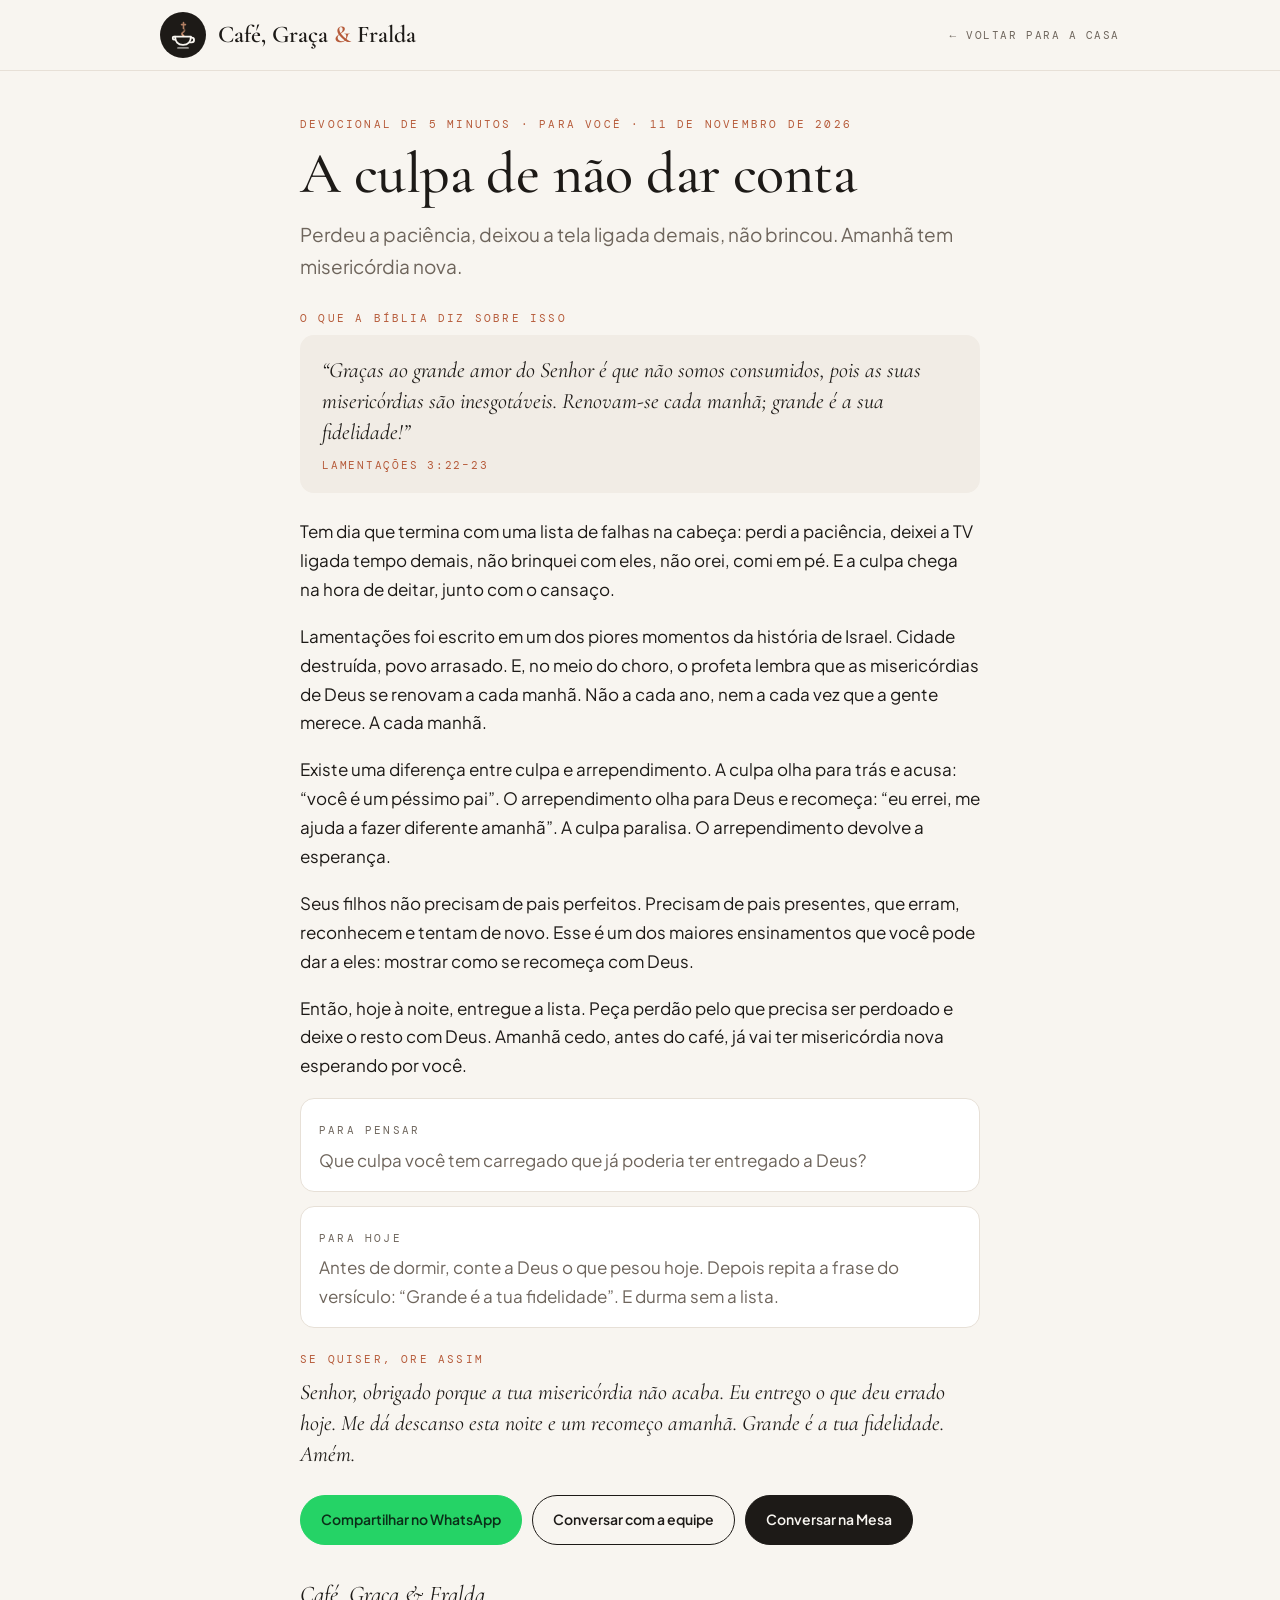
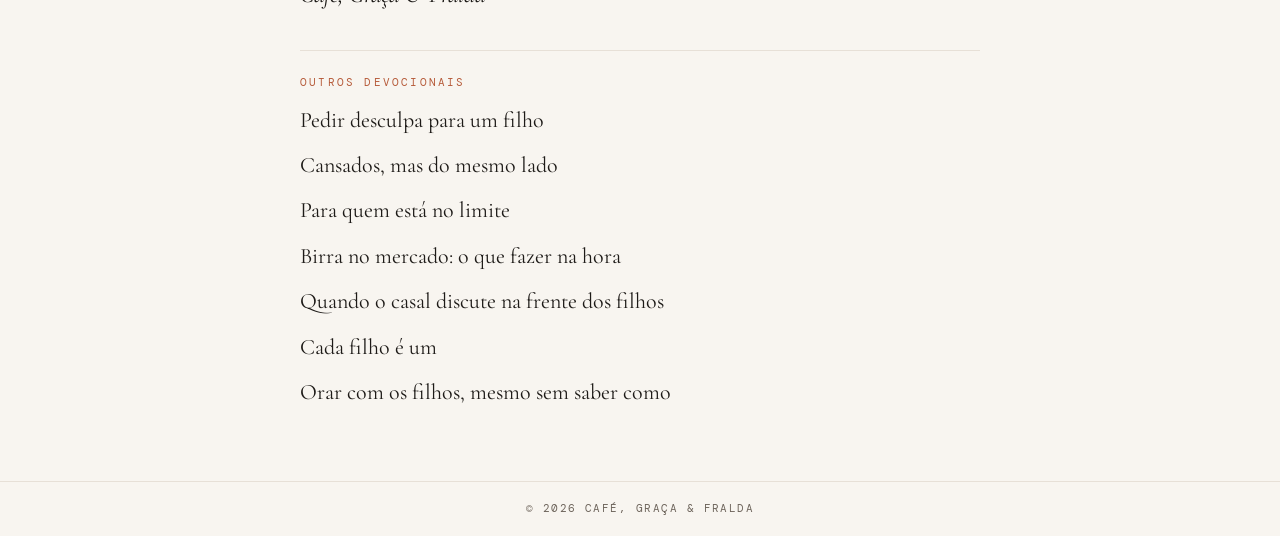
<file: devocional/a-culpa-de-nao-dar-conta/index.html>
<!doctype html>
<html lang="pt-BR">
<head>
<meta charset="utf-8">
<meta name="viewport" content="width=device-width,initial-scale=1">
<title>A culpa de não dar conta | Devocional de 5 minutos · Café, Graça &amp; Fralda</title>
<meta name="description" content="Perdeu a paciência, deixou a tela ligada demais, não brincou. Amanhã tem misericórdia nova.">
<meta name="author" content="Café, Graça &amp; Fralda">
<meta name="robots" content="index,follow,max-image-preview:large">
<link rel="canonical" href="https://cafegracaefralda.com.br/devocional/a-culpa-de-nao-dar-conta/">
<link rel="icon" type="image/png" sizes="32x32" href="/icons/favicon-32.png">
<meta name="theme-color" content="#F8F5F0">
<meta property="og:type" content="article">
<meta property="og:locale" content="pt_BR">
<meta property="og:site_name" content="Café, Graça &amp; Fralda">
<meta property="og:title" content="A culpa de não dar conta">
<meta property="og:description" content="Perdeu a paciência, deixou a tela ligada demais, não brincou. Amanhã tem misericórdia nova.">
<meta property="og:url" content="https://cafegracaefralda.com.br/devocional/a-culpa-de-nao-dar-conta/">
<meta property="og:image" content="https://cafegracaefralda.com.br/icons/og-image.jpg">
<meta property="article:published_time" content="2026-11-11">
<meta property="article:author" content="Café, Graça &amp; Fralda">
<meta name="twitter:card" content="summary_large_image">
<script type="application/ld+json">{"@context": "https://schema.org", "@type": "Article", "headline": "A culpa de não dar conta", "description": "Perdeu a paciência, deixou a tela ligada demais, não brincou. Amanhã tem misericórdia nova.", "inLanguage": "pt-BR", "datePublished": "2026-11-11", "dateModified": "2026-11-11", "mainEntityOfPage": "https://cafegracaefralda.com.br/devocional/a-culpa-de-nao-dar-conta/", "image": "https://cafegracaefralda.com.br/icons/og-image.jpg", "articleSection": "Para você", "author": {"@type": "Organization", "name": "Café, Graça & Fralda", "url": "https://cafegracaefralda.com.br/"}, "publisher": {"@type": "Organization", "name": "Café, Graça & Fralda", "url": "https://cafegracaefralda.com.br/", "logo": {"@type": "ImageObject", "url": "https://cafegracaefralda.com.br/icons/icon-512.png"}}}</script>
<script type="application/ld+json">{"@context": "https://schema.org", "@type": "BreadcrumbList", "itemListElement": [{"@type": "ListItem", "position": 1, "name": "Café, Graça & Fralda", "item": "https://cafegracaefralda.com.br/"}, {"@type": "ListItem", "position": 2, "name": "Devocional de 5 minutos", "item": "https://cafegracaefralda.com.br/#inicio"}, {"@type": "ListItem", "position": 3, "name": "A culpa de não dar conta", "item": "https://cafegracaefralda.com.br/devocional/a-culpa-de-nao-dar-conta/"}]}</script>
<link rel="preconnect" href="https://fonts.googleapis.com">
<link rel="preconnect" href="https://fonts.gstatic.com" crossorigin>
<link rel="stylesheet" href="https://fonts.googleapis.com/css2?family=Cormorant+Garamond:ital,wght@0,400;0,500;0,600;1,400;1,500&family=Plus+Jakarta+Sans:wght@400;500;600;700&family=DM+Mono:wght@400;500&display=swap">
<style>
:root{--bg:#F8F5F0;--surface:#fff;--sand:#F1ECE5;--ink:#1D1A17;--muted:#6E655C;--terra:#B65B3A;--line:#E7E0D7;--wa:#25D366;
--serif:"Cormorant Garamond","Iowan Old Style",Georgia,serif;--sans:"Plus Jakarta Sans","Segoe UI",system-ui,sans-serif;--mono:"DM Mono",ui-monospace,monospace}
*{box-sizing:border-box}body{margin:0;background:var(--bg);color:var(--ink);font-family:var(--sans);font-size:17px;line-height:1.7;-webkit-font-smoothing:antialiased}
a{color:inherit}.top{border-bottom:1px solid var(--line);background:var(--bg)}
.top .in{max-width:1000px;margin:0 auto;padding:12px 20px;display:flex;align-items:center;justify-content:space-between;gap:16px}
.logo{display:flex;align-items:center;gap:12px;text-decoration:none;font-family:var(--serif);font-size:24px;font-weight:600}
.mark{width:46px;height:46px;border-radius:50%;background:var(--ink);color:var(--bg);display:grid;place-items:center}.mark svg{width:31px;height:31px}
.back{font-family:var(--mono);font-size:11px;letter-spacing:.14em;text-transform:uppercase;text-decoration:none;color:var(--muted)}
main{max-width:720px;margin:0 auto;padding:44px 20px 70px}
.label{font-family:var(--mono);font-size:11px;letter-spacing:.2em;text-transform:uppercase;color:var(--terra);margin:0}
h1{font-family:var(--serif);font-weight:500;font-size:clamp(38px,6vw,58px);line-height:1.04;margin:10px 0 14px;letter-spacing:-.01em}
.lede{font-size:19px;color:var(--muted);margin:0 0 26px}
.verse{background:var(--sand);border-radius:14px;padding:20px 22px;margin:8px 0 24px;font-family:var(--serif);font-style:italic;font-size:22px;line-height:1.4}
.verse cite{display:block;margin-top:10px;font-family:var(--mono);font-style:normal;font-size:11px;letter-spacing:.16em;text-transform:uppercase;color:var(--terra)}
article p{margin:0 0 18px}.box{border:1px solid var(--line);background:var(--surface);border-radius:14px;padding:16px 18px;margin:0 0 14px}.box p{margin:6px 0 0;color:var(--muted)}
.pray{font-family:var(--serif);font-style:italic;font-size:22px;line-height:1.4;margin:8px 0 26px}
.actions{display:flex;flex-wrap:wrap;gap:10px;margin:8px 0 30px}
.btn{display:inline-flex;align-items:center;font-weight:600;font-size:14px;text-decoration:none;padding:12px 20px;border-radius:999px;border:1px solid var(--ink)}
.btn.wa{background:var(--wa);border-color:var(--wa);color:#0B2E18}.btn.dark{background:var(--ink);color:var(--bg)}
.sig{font-family:var(--serif);font-style:italic;font-size:24px}
.more{border-top:1px solid var(--line);margin-top:34px;padding-top:22px}.more ul{list-style:none;margin:10px 0 0;padding:0;display:grid;gap:8px}
.more a{text-decoration:none;font-family:var(--serif);font-size:22px}.more a:hover{color:var(--terra)}
footer{border-top:1px solid var(--line);padding:18px 20px;text-align:center;font-family:var(--mono);font-size:10.5px;letter-spacing:.14em;text-transform:uppercase;color:var(--muted)}
</style>
</head>
<body>
<svg width="0" height="0" style="position:absolute" aria-hidden="true"><symbol id="logo" viewBox="-.5 -.4 25 23.4"><defs><linearGradient id="g11" x1="0" y1="1" x2="0" y2="0"><stop offset="0" stop-color="#E2A07C"/><stop offset="1" stop-color="#E2A07C" stop-opacity=".3"/></linearGradient></defs>
<g fill="none" stroke-linecap="round" stroke-linejoin="round"><path d="M12 11.4c-1.7-.9-1.6-2.1-.1-3 1.2-.8 1.3-1.8.1-2.8" stroke="url(#g11)" stroke-width="1.4249999999999998"/>
<path d="M12 5.4V.9M10.4 2.5h3.2" stroke="#E2A07C" stroke-opacity=".75" stroke-width="1.275"/>
<g stroke="currentColor" stroke-width="1.5"><path d="M5.2 12.2h12.8c0 3.9-2.3 6.7-6.4 6.7s-6.4-2.8-6.4-6.7Z"/><path d="M5.2 12.2H4.2a.8.8 0 0 0-.8.8v.8a.8.8 0 0 0 .8.8h1.2"/><path d="M18 13h.6a1.9 1.9 0 0 1 0 3.8h-1.4"/><path d="M7.6 21.3h8" opacity=".55"/></g></g></symbol>
</svg>
<header class="top"><div class="in">
  <a class="logo" href="/" aria-label="Café, Graça &amp; Fralda, início"><span class="mark"><svg><use href="#logo"/></svg></span><span>Café, Graça <span style="color:var(--terra)">&amp;</span> Fralda</span></a>
  <a class="back" href="/#inicio">← Voltar para A Casa</a>
</div></header>
<main>
<article>
  <p class="label">Devocional de 5 minutos · Para você · <time datetime="2026-11-11">11 de novembro de 2026</time></p>
  <h1>A culpa de não dar conta</h1>
  <p class="lede">Perdeu a paciência, deixou a tela ligada demais, não brincou. Amanhã tem misericórdia nova.</p>
  <p class="label">O que a Bíblia diz sobre isso</p>
  <blockquote class="verse">“Graças ao grande amor do Senhor é que não somos consumidos, pois as suas misericórdias são inesgotáveis. Renovam-se cada manhã; grande é a sua fidelidade!”<cite>Lamentações 3:22–23</cite></blockquote>
  <p>Tem dia que termina com uma lista de falhas na cabeça: perdi a paciência, deixei a TV ligada tempo demais, não brinquei com eles, não orei, comi em pé. E a culpa chega na hora de deitar, junto com o cansaço.</p>
<p>Lamentações foi escrito em um dos piores momentos da história de Israel. Cidade destruída, povo arrasado. E, no meio do choro, o profeta lembra que as misericórdias de Deus se renovam a cada manhã. Não a cada ano, nem a cada vez que a gente merece. A cada manhã.</p>
<p>Existe uma diferença entre culpa e arrependimento. A culpa olha para trás e acusa: “você é um péssimo pai”. O arrependimento olha para Deus e recomeça: “eu errei, me ajuda a fazer diferente amanhã”. A culpa paralisa. O arrependimento devolve a esperança.</p>
<p>Seus filhos não precisam de pais perfeitos. Precisam de pais presentes, que erram, reconhecem e tentam de novo. Esse é um dos maiores ensinamentos que você pode dar a eles: mostrar como se recomeça com Deus.</p>
<p>Então, hoje à noite, entregue a lista. Peça perdão pelo que precisa ser perdoado e deixe o resto com Deus. Amanhã cedo, antes do café, já vai ter misericórdia nova esperando por você.</p>
  <div class="box"><p class="label">Para pensar</p><p>Que culpa você tem carregado que já poderia ter entregado a Deus?</p></div>
  <div class="box"><p class="label">Para hoje</p><p>Antes de dormir, conte a Deus o que pesou hoje. Depois repita a frase do versículo: “Grande é a tua fidelidade”. E durma sem a lista.</p></div>
  <p class="label" style="margin-top:22px">Se quiser, ore assim</p>
  <p class="pray">Senhor, obrigado porque a tua misericórdia não acaba. Eu entrego o que deu errado hoje. Me dá descanso esta noite e um recomeço amanhã. Grande é a tua fidelidade. Amém.</p>
  <div class="actions">
    <a class="btn wa" href="https://wa.me/?text=%E2%98%95%20%2AA%20culpa%20de%20n%C3%A3o%20dar%20conta%2A%0A_Devocional%20de%205%20minutos%20%C2%B7%20Caf%C3%A9%2C%20Gra%C3%A7a%20%26%20Fralda_%0A%0A%E2%80%9CGra%C3%A7as%20ao%20grande%20amor%20do%20Senhor%20%C3%A9%20que%20n%C3%A3o%20somos%20consumidos%2C%20pois%20as%20suas%20miseric%C3%B3rdias%20s%C3%A3o%20inesgot%C3%A1veis.%20Renovam-se%20cada%20manh%C3%A3%3B%20grande%20%C3%A9%20a%20sua%20fidelidade%21%E2%80%9D%0A%E2%80%94%20Lamenta%C3%A7%C3%B5es%203%3A22%E2%80%9323%0A%0ALeia%20completo%2C%20com%20ora%C3%A7%C3%A3o%3A%20https%3A//cafegracaefralda.com.br/devocional/a-culpa-de-nao-dar-conta/" rel="noopener">Compartilhar no WhatsApp</a>
    <a class="btn" href="https://wa.me/5581992702353?text=Oi%21%20Li%20o%20devocional%20%22A%20culpa%20de%20n%C3%A3o%20dar%20conta%22%20e%20queria%20conversar%3A%20" rel="noopener">Conversar com a equipe</a>
    <a class="btn dark" href="/#mesa">Conversar na Mesa</a>
  </div>
  <p class="sig">Café, Graça &amp; Fralda</p>
</article>
<aside class="more"><p class="label">Outros devocionais</p><ul>
<li><a href="/devocional/pedir-desculpa-para-um-filho/">Pedir desculpa para um filho</a></li>
<li><a href="/devocional/cansados-mas-do-mesmo-lado/">Cansados, mas do mesmo lado</a></li>
<li><a href="/devocional/para-quem-esta-no-limite/">Para quem está no limite</a></li>
<li><a href="/devocional/birra-no-mercado-o-que-fazer-na-hora/">Birra no mercado: o que fazer na hora</a></li>
<li><a href="/devocional/quando-o-casal-discute-na-frente-dos-filhos/">Quando o casal discute na frente dos filhos</a></li>
<li><a href="/devocional/cada-filho-e-um/">Cada filho é um</a></li>
<li><a href="/devocional/orar-com-os-filhos-mesmo-sem-saber-como/">Orar com os filhos, mesmo sem saber como</a></li>
</ul></aside>
</main>
<footer>© 2026 Café, Graça &amp; Fralda</footer>
</body>
</html>
</file>
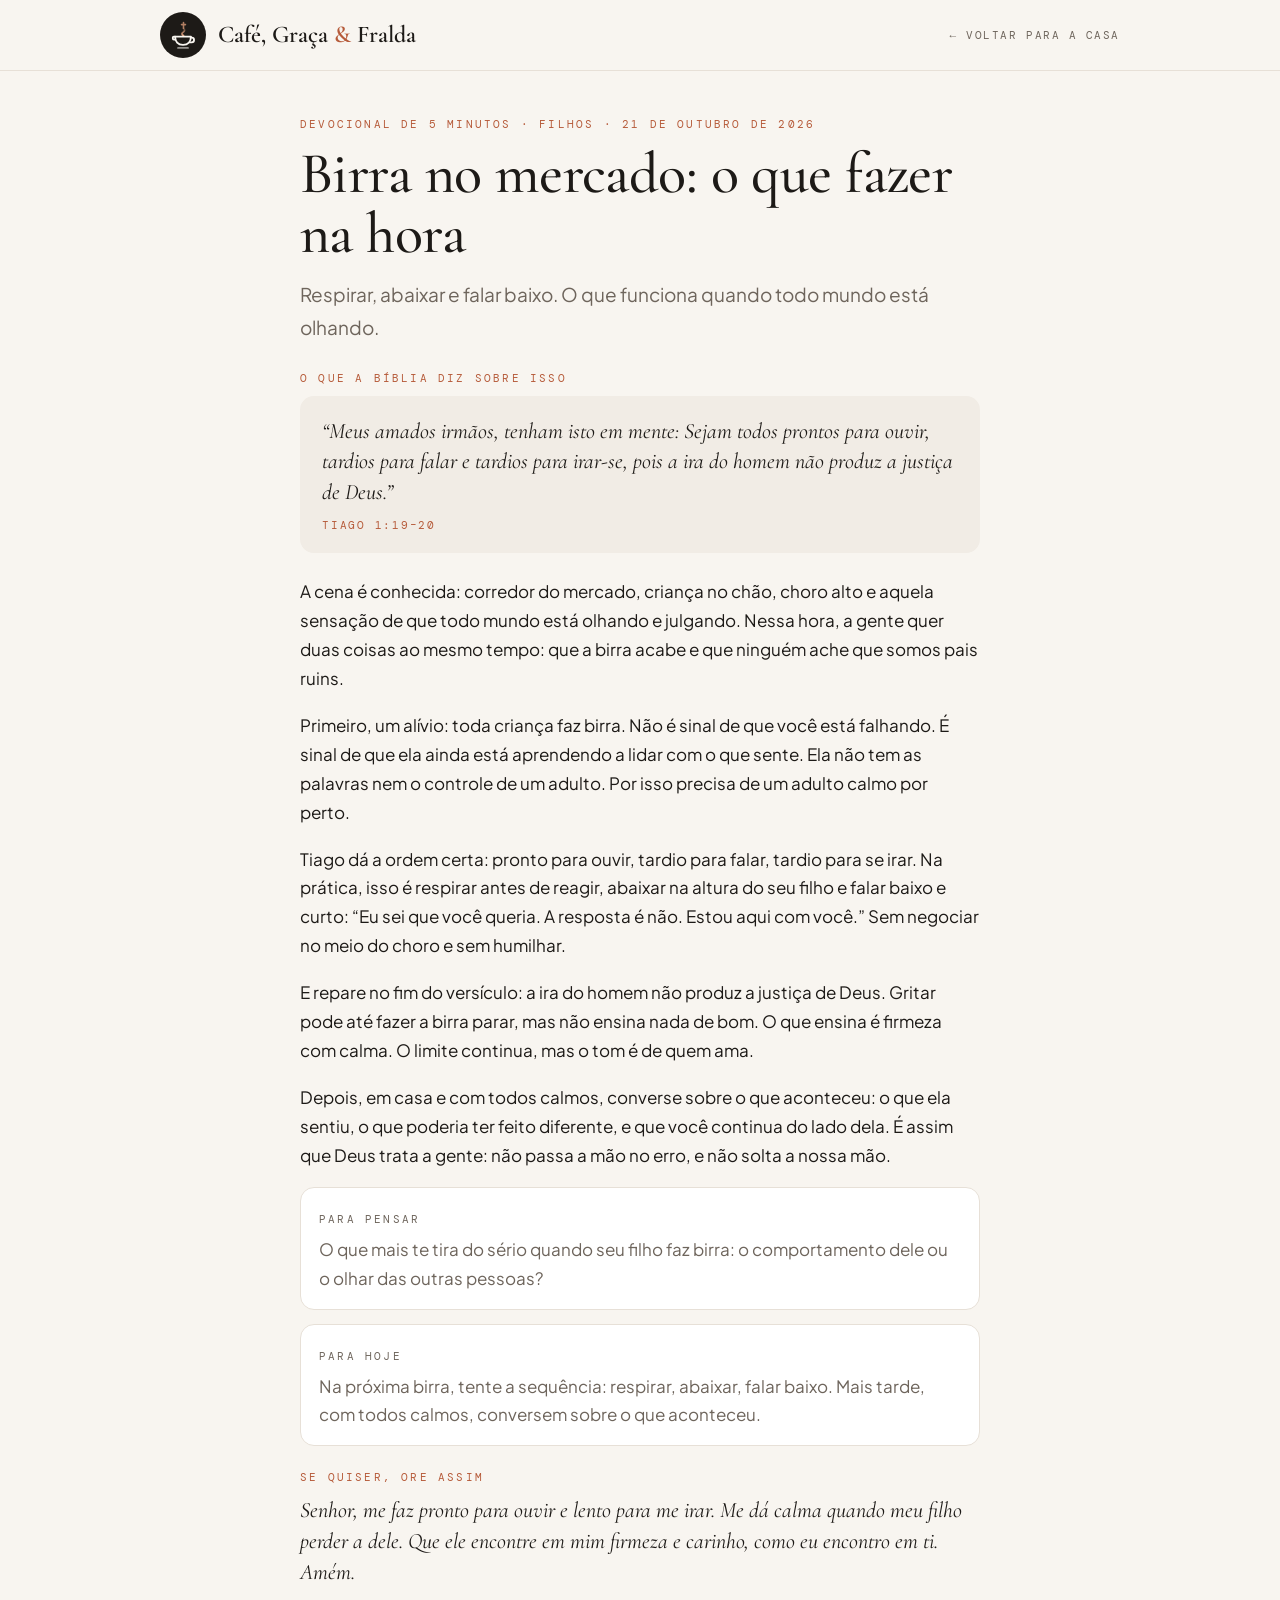
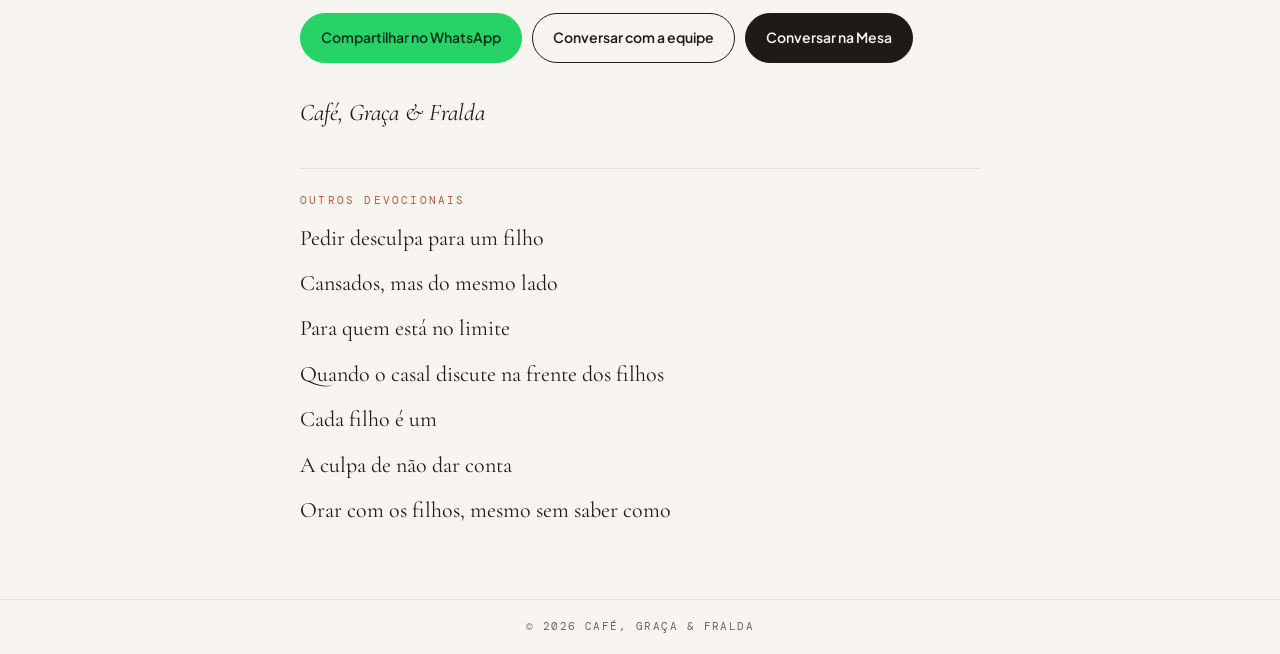
<file: devocional/birra-no-mercado-o-que-fazer-na-hora/index.html>
<!doctype html>
<html lang="pt-BR">
<head>
<meta charset="utf-8">
<meta name="viewport" content="width=device-width,initial-scale=1">
<title>Birra no mercado: o que fazer na hora | Devocional de 5 minutos · Café, Graça &amp; Fralda</title>
<meta name="description" content="Respirar, abaixar e falar baixo. O que funciona quando todo mundo está olhando.">
<meta name="author" content="Café, Graça &amp; Fralda">
<meta name="robots" content="index,follow,max-image-preview:large">
<link rel="canonical" href="https://cafegracaefralda.com.br/devocional/birra-no-mercado-o-que-fazer-na-hora/">
<link rel="icon" type="image/png" sizes="32x32" href="/icons/favicon-32.png">
<meta name="theme-color" content="#F8F5F0">
<meta property="og:type" content="article">
<meta property="og:locale" content="pt_BR">
<meta property="og:site_name" content="Café, Graça &amp; Fralda">
<meta property="og:title" content="Birra no mercado: o que fazer na hora">
<meta property="og:description" content="Respirar, abaixar e falar baixo. O que funciona quando todo mundo está olhando.">
<meta property="og:url" content="https://cafegracaefralda.com.br/devocional/birra-no-mercado-o-que-fazer-na-hora/">
<meta property="og:image" content="https://cafegracaefralda.com.br/icons/og-image.jpg">
<meta property="article:published_time" content="2026-10-21">
<meta property="article:author" content="Café, Graça &amp; Fralda">
<meta name="twitter:card" content="summary_large_image">
<script type="application/ld+json">{"@context": "https://schema.org", "@type": "Article", "headline": "Birra no mercado: o que fazer na hora", "description": "Respirar, abaixar e falar baixo. O que funciona quando todo mundo está olhando.", "inLanguage": "pt-BR", "datePublished": "2026-10-21", "dateModified": "2026-10-21", "mainEntityOfPage": "https://cafegracaefralda.com.br/devocional/birra-no-mercado-o-que-fazer-na-hora/", "image": "https://cafegracaefralda.com.br/icons/og-image.jpg", "articleSection": "Filhos", "author": {"@type": "Organization", "name": "Café, Graça & Fralda", "url": "https://cafegracaefralda.com.br/"}, "publisher": {"@type": "Organization", "name": "Café, Graça & Fralda", "url": "https://cafegracaefralda.com.br/", "logo": {"@type": "ImageObject", "url": "https://cafegracaefralda.com.br/icons/icon-512.png"}}}</script>
<script type="application/ld+json">{"@context": "https://schema.org", "@type": "BreadcrumbList", "itemListElement": [{"@type": "ListItem", "position": 1, "name": "Café, Graça & Fralda", "item": "https://cafegracaefralda.com.br/"}, {"@type": "ListItem", "position": 2, "name": "Devocional de 5 minutos", "item": "https://cafegracaefralda.com.br/#inicio"}, {"@type": "ListItem", "position": 3, "name": "Birra no mercado: o que fazer na hora", "item": "https://cafegracaefralda.com.br/devocional/birra-no-mercado-o-que-fazer-na-hora/"}]}</script>
<link rel="preconnect" href="https://fonts.googleapis.com">
<link rel="preconnect" href="https://fonts.gstatic.com" crossorigin>
<link rel="stylesheet" href="https://fonts.googleapis.com/css2?family=Cormorant+Garamond:ital,wght@0,400;0,500;0,600;1,400;1,500&family=Plus+Jakarta+Sans:wght@400;500;600;700&family=DM+Mono:wght@400;500&display=swap">
<style>
:root{--bg:#F8F5F0;--surface:#fff;--sand:#F1ECE5;--ink:#1D1A17;--muted:#6E655C;--terra:#B65B3A;--line:#E7E0D7;--wa:#25D366;
--serif:"Cormorant Garamond","Iowan Old Style",Georgia,serif;--sans:"Plus Jakarta Sans","Segoe UI",system-ui,sans-serif;--mono:"DM Mono",ui-monospace,monospace}
*{box-sizing:border-box}body{margin:0;background:var(--bg);color:var(--ink);font-family:var(--sans);font-size:17px;line-height:1.7;-webkit-font-smoothing:antialiased}
a{color:inherit}.top{border-bottom:1px solid var(--line);background:var(--bg)}
.top .in{max-width:1000px;margin:0 auto;padding:12px 20px;display:flex;align-items:center;justify-content:space-between;gap:16px}
.logo{display:flex;align-items:center;gap:12px;text-decoration:none;font-family:var(--serif);font-size:24px;font-weight:600}
.mark{width:46px;height:46px;border-radius:50%;background:var(--ink);color:var(--bg);display:grid;place-items:center}.mark svg{width:31px;height:31px}
.back{font-family:var(--mono);font-size:11px;letter-spacing:.14em;text-transform:uppercase;text-decoration:none;color:var(--muted)}
main{max-width:720px;margin:0 auto;padding:44px 20px 70px}
.label{font-family:var(--mono);font-size:11px;letter-spacing:.2em;text-transform:uppercase;color:var(--terra);margin:0}
h1{font-family:var(--serif);font-weight:500;font-size:clamp(38px,6vw,58px);line-height:1.04;margin:10px 0 14px;letter-spacing:-.01em}
.lede{font-size:19px;color:var(--muted);margin:0 0 26px}
.verse{background:var(--sand);border-radius:14px;padding:20px 22px;margin:8px 0 24px;font-family:var(--serif);font-style:italic;font-size:22px;line-height:1.4}
.verse cite{display:block;margin-top:10px;font-family:var(--mono);font-style:normal;font-size:11px;letter-spacing:.16em;text-transform:uppercase;color:var(--terra)}
article p{margin:0 0 18px}.box{border:1px solid var(--line);background:var(--surface);border-radius:14px;padding:16px 18px;margin:0 0 14px}.box p{margin:6px 0 0;color:var(--muted)}
.pray{font-family:var(--serif);font-style:italic;font-size:22px;line-height:1.4;margin:8px 0 26px}
.actions{display:flex;flex-wrap:wrap;gap:10px;margin:8px 0 30px}
.btn{display:inline-flex;align-items:center;font-weight:600;font-size:14px;text-decoration:none;padding:12px 20px;border-radius:999px;border:1px solid var(--ink)}
.btn.wa{background:var(--wa);border-color:var(--wa);color:#0B2E18}.btn.dark{background:var(--ink);color:var(--bg)}
.sig{font-family:var(--serif);font-style:italic;font-size:24px}
.more{border-top:1px solid var(--line);margin-top:34px;padding-top:22px}.more ul{list-style:none;margin:10px 0 0;padding:0;display:grid;gap:8px}
.more a{text-decoration:none;font-family:var(--serif);font-size:22px}.more a:hover{color:var(--terra)}
footer{border-top:1px solid var(--line);padding:18px 20px;text-align:center;font-family:var(--mono);font-size:10.5px;letter-spacing:.14em;text-transform:uppercase;color:var(--muted)}
</style>
</head>
<body>
<svg width="0" height="0" style="position:absolute" aria-hidden="true"><symbol id="logo" viewBox="-.5 -.4 25 23.4"><defs><linearGradient id="g11" x1="0" y1="1" x2="0" y2="0"><stop offset="0" stop-color="#E2A07C"/><stop offset="1" stop-color="#E2A07C" stop-opacity=".3"/></linearGradient></defs>
<g fill="none" stroke-linecap="round" stroke-linejoin="round"><path d="M12 11.4c-1.7-.9-1.6-2.1-.1-3 1.2-.8 1.3-1.8.1-2.8" stroke="url(#g11)" stroke-width="1.4249999999999998"/>
<path d="M12 5.4V.9M10.4 2.5h3.2" stroke="#E2A07C" stroke-opacity=".75" stroke-width="1.275"/>
<g stroke="currentColor" stroke-width="1.5"><path d="M5.2 12.2h12.8c0 3.9-2.3 6.7-6.4 6.7s-6.4-2.8-6.4-6.7Z"/><path d="M5.2 12.2H4.2a.8.8 0 0 0-.8.8v.8a.8.8 0 0 0 .8.8h1.2"/><path d="M18 13h.6a1.9 1.9 0 0 1 0 3.8h-1.4"/><path d="M7.6 21.3h8" opacity=".55"/></g></g></symbol>
</svg>
<header class="top"><div class="in">
  <a class="logo" href="/" aria-label="Café, Graça &amp; Fralda, início"><span class="mark"><svg><use href="#logo"/></svg></span><span>Café, Graça <span style="color:var(--terra)">&amp;</span> Fralda</span></a>
  <a class="back" href="/#inicio">← Voltar para A Casa</a>
</div></header>
<main>
<article>
  <p class="label">Devocional de 5 minutos · Filhos · <time datetime="2026-10-21">21 de outubro de 2026</time></p>
  <h1>Birra no mercado: o que fazer na hora</h1>
  <p class="lede">Respirar, abaixar e falar baixo. O que funciona quando todo mundo está olhando.</p>
  <p class="label">O que a Bíblia diz sobre isso</p>
  <blockquote class="verse">“Meus amados irmãos, tenham isto em mente: Sejam todos prontos para ouvir, tardios para falar e tardios para irar-se, pois a ira do homem não produz a justiça de Deus.”<cite>Tiago 1:19–20</cite></blockquote>
  <p>A cena é conhecida: corredor do mercado, criança no chão, choro alto e aquela sensação de que todo mundo está olhando e julgando. Nessa hora, a gente quer duas coisas ao mesmo tempo: que a birra acabe e que ninguém ache que somos pais ruins.</p>
<p>Primeiro, um alívio: toda criança faz birra. Não é sinal de que você está falhando. É sinal de que ela ainda está aprendendo a lidar com o que sente. Ela não tem as palavras nem o controle de um adulto. Por isso precisa de um adulto calmo por perto.</p>
<p>Tiago dá a ordem certa: pronto para ouvir, tardio para falar, tardio para se irar. Na prática, isso é respirar antes de reagir, abaixar na altura do seu filho e falar baixo e curto: “Eu sei que você queria. A resposta é não. Estou aqui com você.” Sem negociar no meio do choro e sem humilhar.</p>
<p>E repare no fim do versículo: a ira do homem não produz a justiça de Deus. Gritar pode até fazer a birra parar, mas não ensina nada de bom. O que ensina é firmeza com calma. O limite continua, mas o tom é de quem ama.</p>
<p>Depois, em casa e com todos calmos, converse sobre o que aconteceu: o que ela sentiu, o que poderia ter feito diferente, e que você continua do lado dela. É assim que Deus trata a gente: não passa a mão no erro, e não solta a nossa mão.</p>
  <div class="box"><p class="label">Para pensar</p><p>O que mais te tira do sério quando seu filho faz birra: o comportamento dele ou o olhar das outras pessoas?</p></div>
  <div class="box"><p class="label">Para hoje</p><p>Na próxima birra, tente a sequência: respirar, abaixar, falar baixo. Mais tarde, com todos calmos, conversem sobre o que aconteceu.</p></div>
  <p class="label" style="margin-top:22px">Se quiser, ore assim</p>
  <p class="pray">Senhor, me faz pronto para ouvir e lento para me irar. Me dá calma quando meu filho perder a dele. Que ele encontre em mim firmeza e carinho, como eu encontro em ti. Amém.</p>
  <div class="actions">
    <a class="btn wa" href="https://wa.me/?text=%E2%98%95%20%2ABirra%20no%20mercado%3A%20o%20que%20fazer%20na%20hora%2A%0A_Devocional%20de%205%20minutos%20%C2%B7%20Caf%C3%A9%2C%20Gra%C3%A7a%20%26%20Fralda_%0A%0A%E2%80%9CMeus%20amados%20irm%C3%A3os%2C%20tenham%20isto%20em%20mente%3A%20Sejam%20todos%20prontos%20para%20ouvir%2C%20tardios%20para%20falar%20e%20tardios%20para%20irar-se%2C%20pois%20a%20ira%20do%20homem%20n%C3%A3o%20produz%20a%20justi%C3%A7a%20de%20Deus.%E2%80%9D%0A%E2%80%94%20Tiago%201%3A19%E2%80%9320%0A%0ALeia%20completo%2C%20com%20ora%C3%A7%C3%A3o%3A%20https%3A//cafegracaefralda.com.br/devocional/birra-no-mercado-o-que-fazer-na-hora/" rel="noopener">Compartilhar no WhatsApp</a>
    <a class="btn" href="https://wa.me/5581992702353?text=Oi%21%20Li%20o%20devocional%20%22Birra%20no%20mercado%3A%20o%20que%20fazer%20na%20hora%22%20e%20queria%20conversar%3A%20" rel="noopener">Conversar com a equipe</a>
    <a class="btn dark" href="/#mesa">Conversar na Mesa</a>
  </div>
  <p class="sig">Café, Graça &amp; Fralda</p>
</article>
<aside class="more"><p class="label">Outros devocionais</p><ul>
<li><a href="/devocional/pedir-desculpa-para-um-filho/">Pedir desculpa para um filho</a></li>
<li><a href="/devocional/cansados-mas-do-mesmo-lado/">Cansados, mas do mesmo lado</a></li>
<li><a href="/devocional/para-quem-esta-no-limite/">Para quem está no limite</a></li>
<li><a href="/devocional/quando-o-casal-discute-na-frente-dos-filhos/">Quando o casal discute na frente dos filhos</a></li>
<li><a href="/devocional/cada-filho-e-um/">Cada filho é um</a></li>
<li><a href="/devocional/a-culpa-de-nao-dar-conta/">A culpa de não dar conta</a></li>
<li><a href="/devocional/orar-com-os-filhos-mesmo-sem-saber-como/">Orar com os filhos, mesmo sem saber como</a></li>
</ul></aside>
</main>
<footer>© 2026 Café, Graça &amp; Fralda</footer>
</body>
</html>
</file>
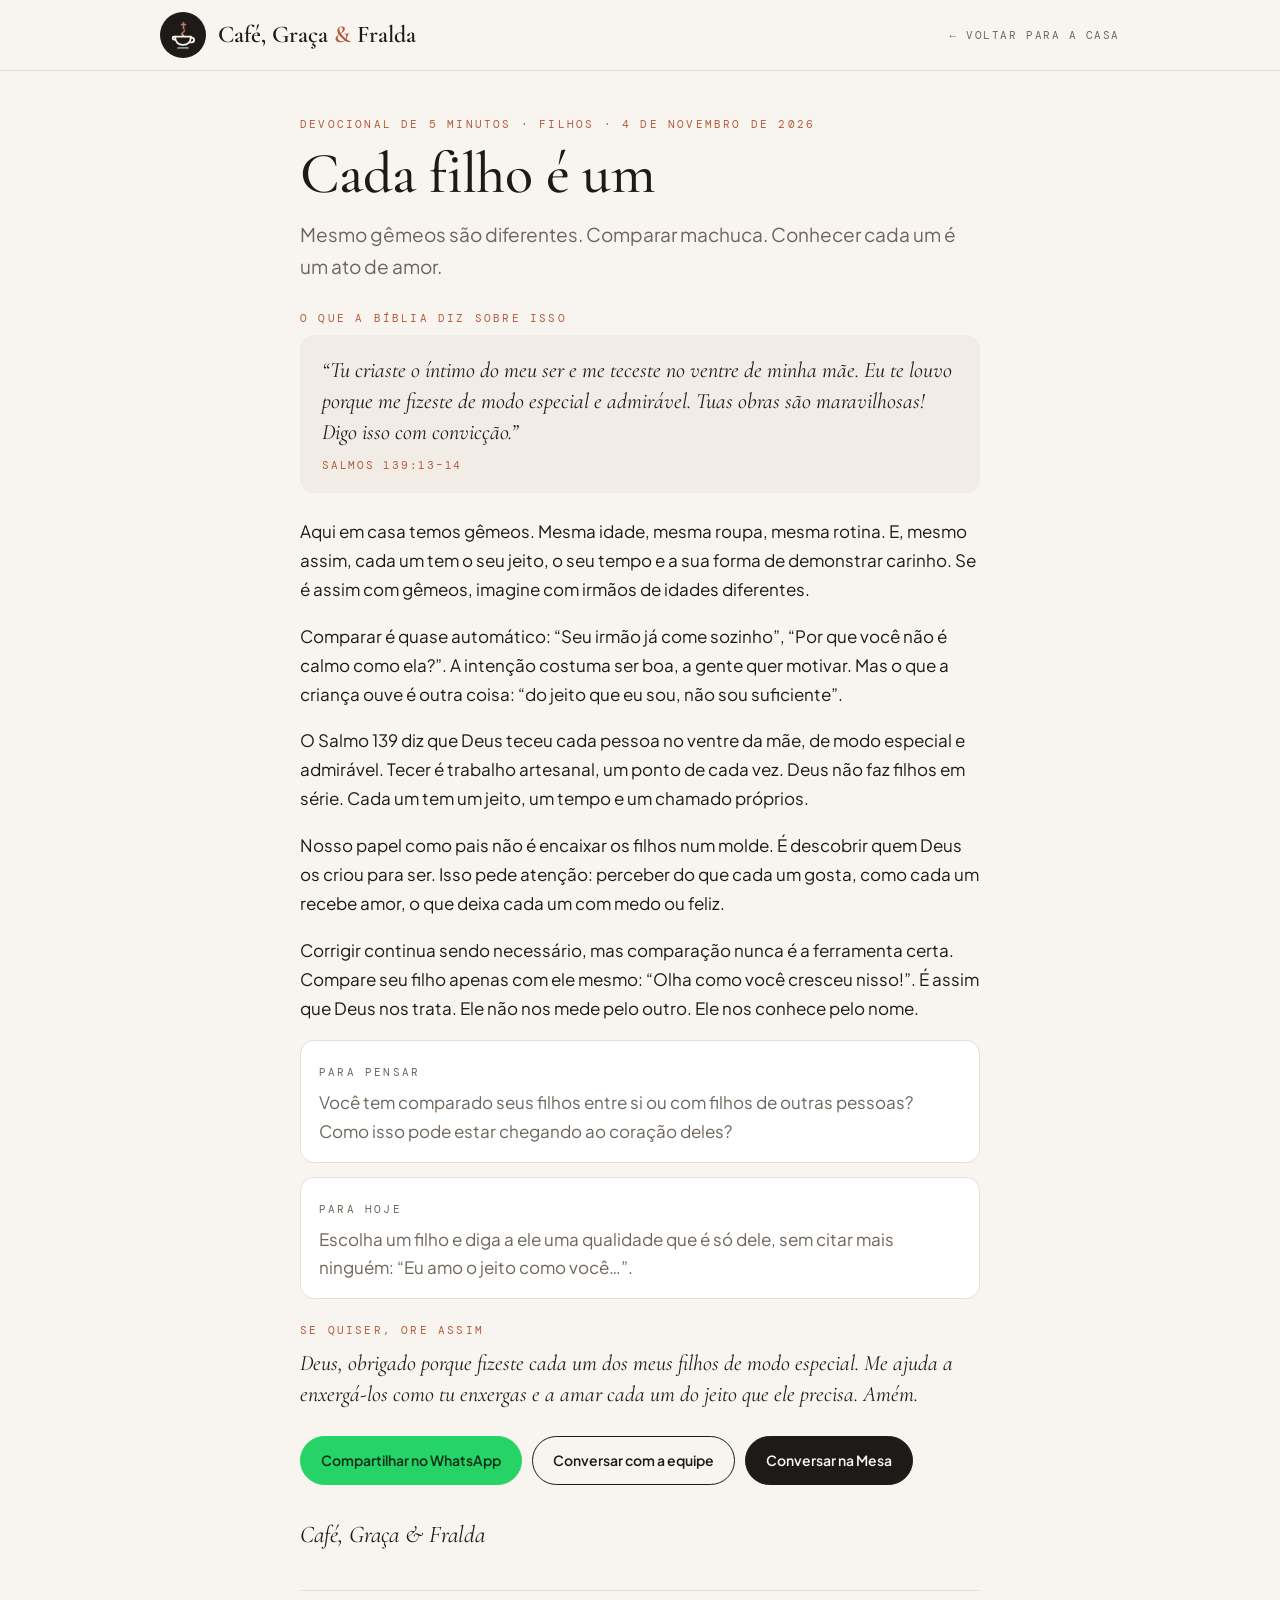
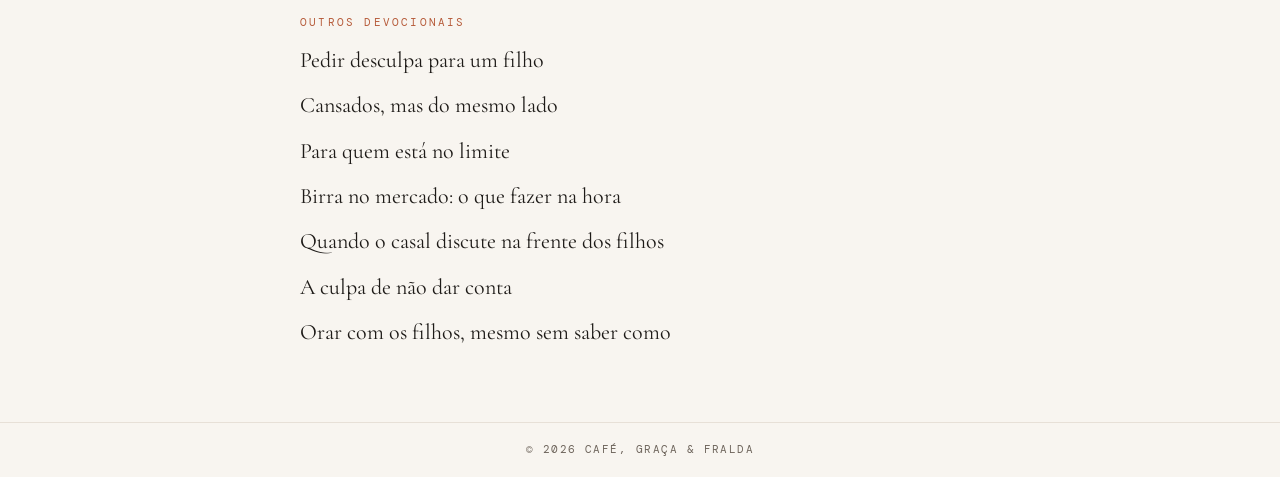
<file: devocional/cada-filho-e-um/index.html>
<!doctype html>
<html lang="pt-BR">
<head>
<meta charset="utf-8">
<meta name="viewport" content="width=device-width,initial-scale=1">
<title>Cada filho é um | Devocional de 5 minutos · Café, Graça &amp; Fralda</title>
<meta name="description" content="Mesmo gêmeos são diferentes. Comparar machuca. Conhecer cada um é um ato de amor.">
<meta name="author" content="Café, Graça &amp; Fralda">
<meta name="robots" content="index,follow,max-image-preview:large">
<link rel="canonical" href="https://cafegracaefralda.com.br/devocional/cada-filho-e-um/">
<link rel="icon" type="image/png" sizes="32x32" href="/icons/favicon-32.png">
<meta name="theme-color" content="#F8F5F0">
<meta property="og:type" content="article">
<meta property="og:locale" content="pt_BR">
<meta property="og:site_name" content="Café, Graça &amp; Fralda">
<meta property="og:title" content="Cada filho é um">
<meta property="og:description" content="Mesmo gêmeos são diferentes. Comparar machuca. Conhecer cada um é um ato de amor.">
<meta property="og:url" content="https://cafegracaefralda.com.br/devocional/cada-filho-e-um/">
<meta property="og:image" content="https://cafegracaefralda.com.br/icons/og-image.jpg">
<meta property="article:published_time" content="2026-11-04">
<meta property="article:author" content="Café, Graça &amp; Fralda">
<meta name="twitter:card" content="summary_large_image">
<script type="application/ld+json">{"@context": "https://schema.org", "@type": "Article", "headline": "Cada filho é um", "description": "Mesmo gêmeos são diferentes. Comparar machuca. Conhecer cada um é um ato de amor.", "inLanguage": "pt-BR", "datePublished": "2026-11-04", "dateModified": "2026-11-04", "mainEntityOfPage": "https://cafegracaefralda.com.br/devocional/cada-filho-e-um/", "image": "https://cafegracaefralda.com.br/icons/og-image.jpg", "articleSection": "Filhos", "author": {"@type": "Organization", "name": "Café, Graça & Fralda", "url": "https://cafegracaefralda.com.br/"}, "publisher": {"@type": "Organization", "name": "Café, Graça & Fralda", "url": "https://cafegracaefralda.com.br/", "logo": {"@type": "ImageObject", "url": "https://cafegracaefralda.com.br/icons/icon-512.png"}}}</script>
<script type="application/ld+json">{"@context": "https://schema.org", "@type": "BreadcrumbList", "itemListElement": [{"@type": "ListItem", "position": 1, "name": "Café, Graça & Fralda", "item": "https://cafegracaefralda.com.br/"}, {"@type": "ListItem", "position": 2, "name": "Devocional de 5 minutos", "item": "https://cafegracaefralda.com.br/#inicio"}, {"@type": "ListItem", "position": 3, "name": "Cada filho é um", "item": "https://cafegracaefralda.com.br/devocional/cada-filho-e-um/"}]}</script>
<link rel="preconnect" href="https://fonts.googleapis.com">
<link rel="preconnect" href="https://fonts.gstatic.com" crossorigin>
<link rel="stylesheet" href="https://fonts.googleapis.com/css2?family=Cormorant+Garamond:ital,wght@0,400;0,500;0,600;1,400;1,500&family=Plus+Jakarta+Sans:wght@400;500;600;700&family=DM+Mono:wght@400;500&display=swap">
<style>
:root{--bg:#F8F5F0;--surface:#fff;--sand:#F1ECE5;--ink:#1D1A17;--muted:#6E655C;--terra:#B65B3A;--line:#E7E0D7;--wa:#25D366;
--serif:"Cormorant Garamond","Iowan Old Style",Georgia,serif;--sans:"Plus Jakarta Sans","Segoe UI",system-ui,sans-serif;--mono:"DM Mono",ui-monospace,monospace}
*{box-sizing:border-box}body{margin:0;background:var(--bg);color:var(--ink);font-family:var(--sans);font-size:17px;line-height:1.7;-webkit-font-smoothing:antialiased}
a{color:inherit}.top{border-bottom:1px solid var(--line);background:var(--bg)}
.top .in{max-width:1000px;margin:0 auto;padding:12px 20px;display:flex;align-items:center;justify-content:space-between;gap:16px}
.logo{display:flex;align-items:center;gap:12px;text-decoration:none;font-family:var(--serif);font-size:24px;font-weight:600}
.mark{width:46px;height:46px;border-radius:50%;background:var(--ink);color:var(--bg);display:grid;place-items:center}.mark svg{width:31px;height:31px}
.back{font-family:var(--mono);font-size:11px;letter-spacing:.14em;text-transform:uppercase;text-decoration:none;color:var(--muted)}
main{max-width:720px;margin:0 auto;padding:44px 20px 70px}
.label{font-family:var(--mono);font-size:11px;letter-spacing:.2em;text-transform:uppercase;color:var(--terra);margin:0}
h1{font-family:var(--serif);font-weight:500;font-size:clamp(38px,6vw,58px);line-height:1.04;margin:10px 0 14px;letter-spacing:-.01em}
.lede{font-size:19px;color:var(--muted);margin:0 0 26px}
.verse{background:var(--sand);border-radius:14px;padding:20px 22px;margin:8px 0 24px;font-family:var(--serif);font-style:italic;font-size:22px;line-height:1.4}
.verse cite{display:block;margin-top:10px;font-family:var(--mono);font-style:normal;font-size:11px;letter-spacing:.16em;text-transform:uppercase;color:var(--terra)}
article p{margin:0 0 18px}.box{border:1px solid var(--line);background:var(--surface);border-radius:14px;padding:16px 18px;margin:0 0 14px}.box p{margin:6px 0 0;color:var(--muted)}
.pray{font-family:var(--serif);font-style:italic;font-size:22px;line-height:1.4;margin:8px 0 26px}
.actions{display:flex;flex-wrap:wrap;gap:10px;margin:8px 0 30px}
.btn{display:inline-flex;align-items:center;font-weight:600;font-size:14px;text-decoration:none;padding:12px 20px;border-radius:999px;border:1px solid var(--ink)}
.btn.wa{background:var(--wa);border-color:var(--wa);color:#0B2E18}.btn.dark{background:var(--ink);color:var(--bg)}
.sig{font-family:var(--serif);font-style:italic;font-size:24px}
.more{border-top:1px solid var(--line);margin-top:34px;padding-top:22px}.more ul{list-style:none;margin:10px 0 0;padding:0;display:grid;gap:8px}
.more a{text-decoration:none;font-family:var(--serif);font-size:22px}.more a:hover{color:var(--terra)}
footer{border-top:1px solid var(--line);padding:18px 20px;text-align:center;font-family:var(--mono);font-size:10.5px;letter-spacing:.14em;text-transform:uppercase;color:var(--muted)}
</style>
</head>
<body>
<svg width="0" height="0" style="position:absolute" aria-hidden="true"><symbol id="logo" viewBox="-.5 -.4 25 23.4"><defs><linearGradient id="g11" x1="0" y1="1" x2="0" y2="0"><stop offset="0" stop-color="#E2A07C"/><stop offset="1" stop-color="#E2A07C" stop-opacity=".3"/></linearGradient></defs>
<g fill="none" stroke-linecap="round" stroke-linejoin="round"><path d="M12 11.4c-1.7-.9-1.6-2.1-.1-3 1.2-.8 1.3-1.8.1-2.8" stroke="url(#g11)" stroke-width="1.4249999999999998"/>
<path d="M12 5.4V.9M10.4 2.5h3.2" stroke="#E2A07C" stroke-opacity=".75" stroke-width="1.275"/>
<g stroke="currentColor" stroke-width="1.5"><path d="M5.2 12.2h12.8c0 3.9-2.3 6.7-6.4 6.7s-6.4-2.8-6.4-6.7Z"/><path d="M5.2 12.2H4.2a.8.8 0 0 0-.8.8v.8a.8.8 0 0 0 .8.8h1.2"/><path d="M18 13h.6a1.9 1.9 0 0 1 0 3.8h-1.4"/><path d="M7.6 21.3h8" opacity=".55"/></g></g></symbol>
</svg>
<header class="top"><div class="in">
  <a class="logo" href="/" aria-label="Café, Graça &amp; Fralda, início"><span class="mark"><svg><use href="#logo"/></svg></span><span>Café, Graça <span style="color:var(--terra)">&amp;</span> Fralda</span></a>
  <a class="back" href="/#inicio">← Voltar para A Casa</a>
</div></header>
<main>
<article>
  <p class="label">Devocional de 5 minutos · Filhos · <time datetime="2026-11-04">4 de novembro de 2026</time></p>
  <h1>Cada filho é um</h1>
  <p class="lede">Mesmo gêmeos são diferentes. Comparar machuca. Conhecer cada um é um ato de amor.</p>
  <p class="label">O que a Bíblia diz sobre isso</p>
  <blockquote class="verse">“Tu criaste o íntimo do meu ser e me teceste no ventre de minha mãe. Eu te louvo porque me fizeste de modo especial e admirável. Tuas obras são maravilhosas! Digo isso com convicção.”<cite>Salmos 139:13–14</cite></blockquote>
  <p>Aqui em casa temos gêmeos. Mesma idade, mesma roupa, mesma rotina. E, mesmo assim, cada um tem o seu jeito, o seu tempo e a sua forma de demonstrar carinho. Se é assim com gêmeos, imagine com irmãos de idades diferentes.</p>
<p>Comparar é quase automático: “Seu irmão já come sozinho”, “Por que você não é calmo como ela?”. A intenção costuma ser boa, a gente quer motivar. Mas o que a criança ouve é outra coisa: “do jeito que eu sou, não sou suficiente”.</p>
<p>O Salmo 139 diz que Deus teceu cada pessoa no ventre da mãe, de modo especial e admirável. Tecer é trabalho artesanal, um ponto de cada vez. Deus não faz filhos em série. Cada um tem um jeito, um tempo e um chamado próprios.</p>
<p>Nosso papel como pais não é encaixar os filhos num molde. É descobrir quem Deus os criou para ser. Isso pede atenção: perceber do que cada um gosta, como cada um recebe amor, o que deixa cada um com medo ou feliz.</p>
<p>Corrigir continua sendo necessário, mas comparação nunca é a ferramenta certa. Compare seu filho apenas com ele mesmo: “Olha como você cresceu nisso!”. É assim que Deus nos trata. Ele não nos mede pelo outro. Ele nos conhece pelo nome.</p>
  <div class="box"><p class="label">Para pensar</p><p>Você tem comparado seus filhos entre si ou com filhos de outras pessoas? Como isso pode estar chegando ao coração deles?</p></div>
  <div class="box"><p class="label">Para hoje</p><p>Escolha um filho e diga a ele uma qualidade que é só dele, sem citar mais ninguém: “Eu amo o jeito como você…”.</p></div>
  <p class="label" style="margin-top:22px">Se quiser, ore assim</p>
  <p class="pray">Deus, obrigado porque fizeste cada um dos meus filhos de modo especial. Me ajuda a enxergá-los como tu enxergas e a amar cada um do jeito que ele precisa. Amém.</p>
  <div class="actions">
    <a class="btn wa" href="https://wa.me/?text=%E2%98%95%20%2ACada%20filho%20%C3%A9%20um%2A%0A_Devocional%20de%205%20minutos%20%C2%B7%20Caf%C3%A9%2C%20Gra%C3%A7a%20%26%20Fralda_%0A%0A%E2%80%9CTu%20criaste%20o%20%C3%ADntimo%20do%20meu%20ser%20e%20me%20teceste%20no%20ventre%20de%20minha%20m%C3%A3e.%20Eu%20te%20louvo%20porque%20me%20fizeste%20de%20modo%20especial%20e%20admir%C3%A1vel.%20Tuas%20obras%20s%C3%A3o%20maravilhosas%21%20Digo%20isso%20com%20convic%C3%A7%C3%A3o.%E2%80%9D%0A%E2%80%94%20Salmos%20139%3A13%E2%80%9314%0A%0ALeia%20completo%2C%20com%20ora%C3%A7%C3%A3o%3A%20https%3A//cafegracaefralda.com.br/devocional/cada-filho-e-um/" rel="noopener">Compartilhar no WhatsApp</a>
    <a class="btn" href="https://wa.me/5581992702353?text=Oi%21%20Li%20o%20devocional%20%22Cada%20filho%20%C3%A9%20um%22%20e%20queria%20conversar%3A%20" rel="noopener">Conversar com a equipe</a>
    <a class="btn dark" href="/#mesa">Conversar na Mesa</a>
  </div>
  <p class="sig">Café, Graça &amp; Fralda</p>
</article>
<aside class="more"><p class="label">Outros devocionais</p><ul>
<li><a href="/devocional/pedir-desculpa-para-um-filho/">Pedir desculpa para um filho</a></li>
<li><a href="/devocional/cansados-mas-do-mesmo-lado/">Cansados, mas do mesmo lado</a></li>
<li><a href="/devocional/para-quem-esta-no-limite/">Para quem está no limite</a></li>
<li><a href="/devocional/birra-no-mercado-o-que-fazer-na-hora/">Birra no mercado: o que fazer na hora</a></li>
<li><a href="/devocional/quando-o-casal-discute-na-frente-dos-filhos/">Quando o casal discute na frente dos filhos</a></li>
<li><a href="/devocional/a-culpa-de-nao-dar-conta/">A culpa de não dar conta</a></li>
<li><a href="/devocional/orar-com-os-filhos-mesmo-sem-saber-como/">Orar com os filhos, mesmo sem saber como</a></li>
</ul></aside>
</main>
<footer>© 2026 Café, Graça &amp; Fralda</footer>
</body>
</html>
</file>
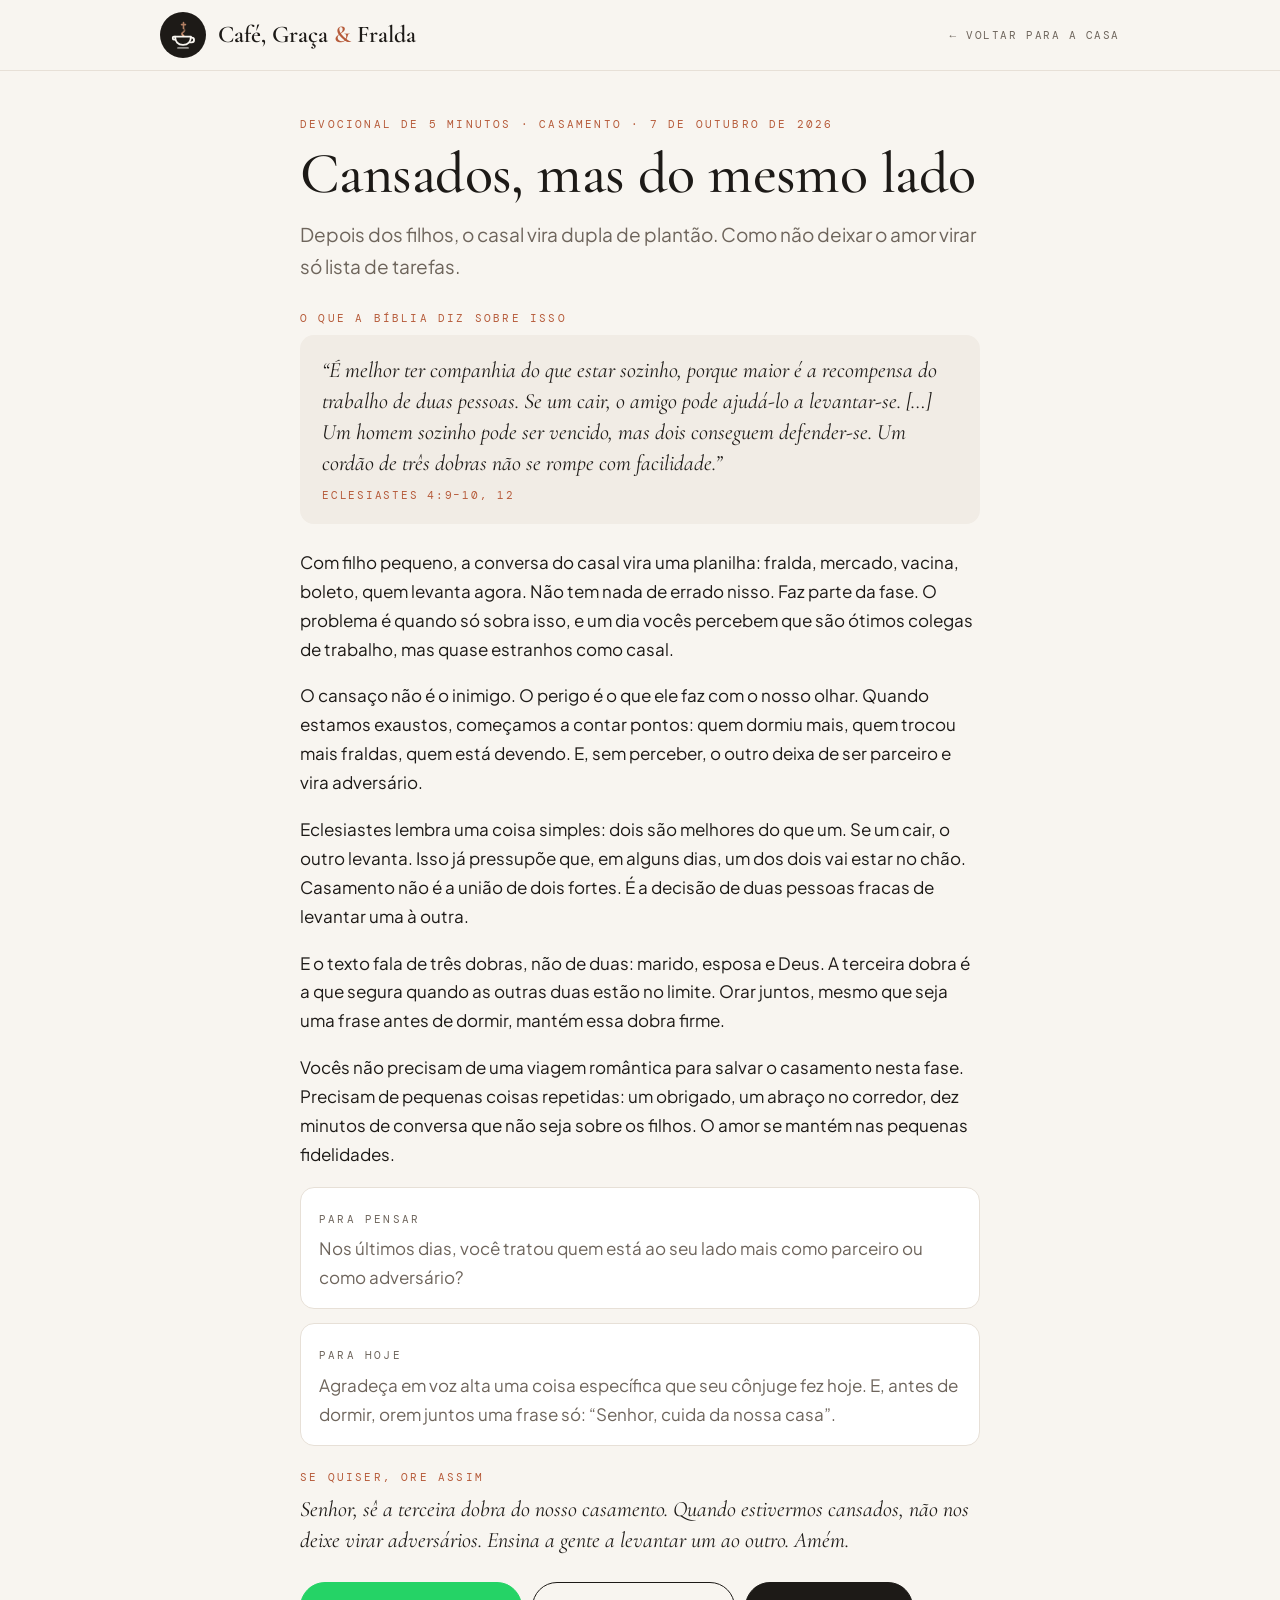
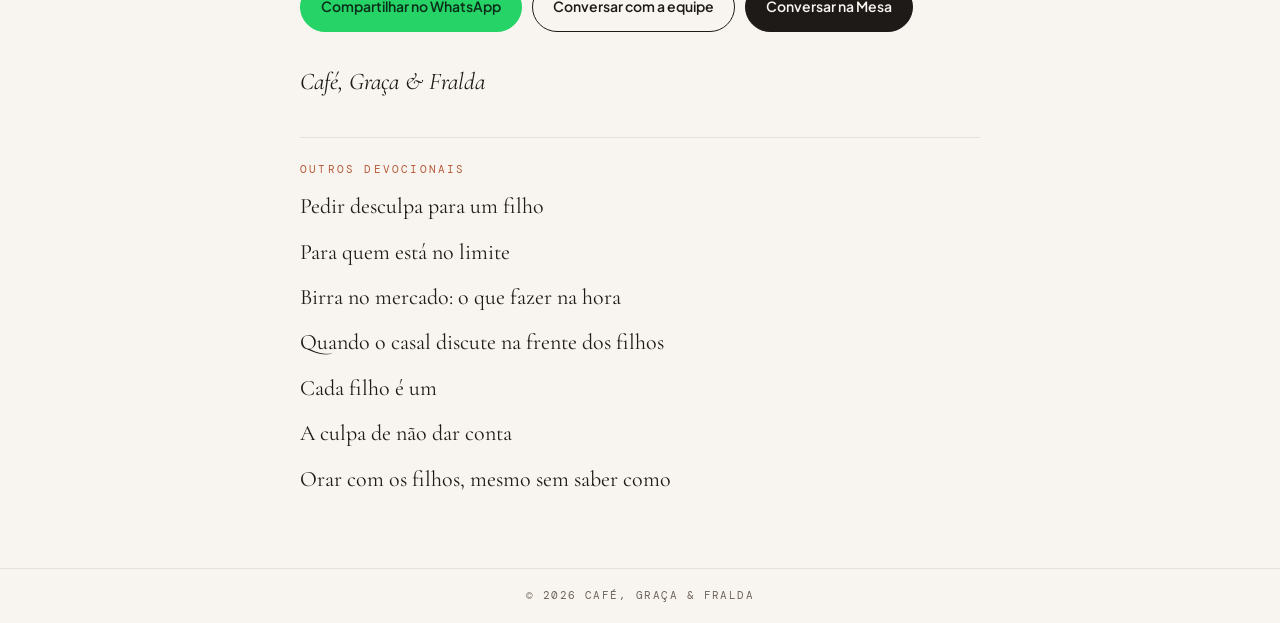
<file: devocional/cansados-mas-do-mesmo-lado/index.html>
<!doctype html>
<html lang="pt-BR">
<head>
<meta charset="utf-8">
<meta name="viewport" content="width=device-width,initial-scale=1">
<title>Cansados, mas do mesmo lado | Devocional de 5 minutos · Café, Graça &amp; Fralda</title>
<meta name="description" content="Depois dos filhos, o casal vira dupla de plantão. Como não deixar o amor virar só lista de tarefas.">
<meta name="author" content="Café, Graça &amp; Fralda">
<meta name="robots" content="index,follow,max-image-preview:large">
<link rel="canonical" href="https://cafegracaefralda.com.br/devocional/cansados-mas-do-mesmo-lado/">
<link rel="icon" type="image/png" sizes="32x32" href="/icons/favicon-32.png">
<meta name="theme-color" content="#F8F5F0">
<meta property="og:type" content="article">
<meta property="og:locale" content="pt_BR">
<meta property="og:site_name" content="Café, Graça &amp; Fralda">
<meta property="og:title" content="Cansados, mas do mesmo lado">
<meta property="og:description" content="Depois dos filhos, o casal vira dupla de plantão. Como não deixar o amor virar só lista de tarefas.">
<meta property="og:url" content="https://cafegracaefralda.com.br/devocional/cansados-mas-do-mesmo-lado/">
<meta property="og:image" content="https://cafegracaefralda.com.br/icons/og-image.jpg">
<meta property="article:published_time" content="2026-10-07">
<meta property="article:author" content="Café, Graça &amp; Fralda">
<meta name="twitter:card" content="summary_large_image">
<script type="application/ld+json">{"@context": "https://schema.org", "@type": "Article", "headline": "Cansados, mas do mesmo lado", "description": "Depois dos filhos, o casal vira dupla de plantão. Como não deixar o amor virar só lista de tarefas.", "inLanguage": "pt-BR", "datePublished": "2026-10-07", "dateModified": "2026-10-07", "mainEntityOfPage": "https://cafegracaefralda.com.br/devocional/cansados-mas-do-mesmo-lado/", "image": "https://cafegracaefralda.com.br/icons/og-image.jpg", "articleSection": "Casamento", "author": {"@type": "Organization", "name": "Café, Graça & Fralda", "url": "https://cafegracaefralda.com.br/"}, "publisher": {"@type": "Organization", "name": "Café, Graça & Fralda", "url": "https://cafegracaefralda.com.br/", "logo": {"@type": "ImageObject", "url": "https://cafegracaefralda.com.br/icons/icon-512.png"}}}</script>
<script type="application/ld+json">{"@context": "https://schema.org", "@type": "BreadcrumbList", "itemListElement": [{"@type": "ListItem", "position": 1, "name": "Café, Graça & Fralda", "item": "https://cafegracaefralda.com.br/"}, {"@type": "ListItem", "position": 2, "name": "Devocional de 5 minutos", "item": "https://cafegracaefralda.com.br/#inicio"}, {"@type": "ListItem", "position": 3, "name": "Cansados, mas do mesmo lado", "item": "https://cafegracaefralda.com.br/devocional/cansados-mas-do-mesmo-lado/"}]}</script>
<link rel="preconnect" href="https://fonts.googleapis.com">
<link rel="preconnect" href="https://fonts.gstatic.com" crossorigin>
<link rel="stylesheet" href="https://fonts.googleapis.com/css2?family=Cormorant+Garamond:ital,wght@0,400;0,500;0,600;1,400;1,500&family=Plus+Jakarta+Sans:wght@400;500;600;700&family=DM+Mono:wght@400;500&display=swap">
<style>
:root{--bg:#F8F5F0;--surface:#fff;--sand:#F1ECE5;--ink:#1D1A17;--muted:#6E655C;--terra:#B65B3A;--line:#E7E0D7;--wa:#25D366;
--serif:"Cormorant Garamond","Iowan Old Style",Georgia,serif;--sans:"Plus Jakarta Sans","Segoe UI",system-ui,sans-serif;--mono:"DM Mono",ui-monospace,monospace}
*{box-sizing:border-box}body{margin:0;background:var(--bg);color:var(--ink);font-family:var(--sans);font-size:17px;line-height:1.7;-webkit-font-smoothing:antialiased}
a{color:inherit}.top{border-bottom:1px solid var(--line);background:var(--bg)}
.top .in{max-width:1000px;margin:0 auto;padding:12px 20px;display:flex;align-items:center;justify-content:space-between;gap:16px}
.logo{display:flex;align-items:center;gap:12px;text-decoration:none;font-family:var(--serif);font-size:24px;font-weight:600}
.mark{width:46px;height:46px;border-radius:50%;background:var(--ink);color:var(--bg);display:grid;place-items:center}.mark svg{width:31px;height:31px}
.back{font-family:var(--mono);font-size:11px;letter-spacing:.14em;text-transform:uppercase;text-decoration:none;color:var(--muted)}
main{max-width:720px;margin:0 auto;padding:44px 20px 70px}
.label{font-family:var(--mono);font-size:11px;letter-spacing:.2em;text-transform:uppercase;color:var(--terra);margin:0}
h1{font-family:var(--serif);font-weight:500;font-size:clamp(38px,6vw,58px);line-height:1.04;margin:10px 0 14px;letter-spacing:-.01em}
.lede{font-size:19px;color:var(--muted);margin:0 0 26px}
.verse{background:var(--sand);border-radius:14px;padding:20px 22px;margin:8px 0 24px;font-family:var(--serif);font-style:italic;font-size:22px;line-height:1.4}
.verse cite{display:block;margin-top:10px;font-family:var(--mono);font-style:normal;font-size:11px;letter-spacing:.16em;text-transform:uppercase;color:var(--terra)}
article p{margin:0 0 18px}.box{border:1px solid var(--line);background:var(--surface);border-radius:14px;padding:16px 18px;margin:0 0 14px}.box p{margin:6px 0 0;color:var(--muted)}
.pray{font-family:var(--serif);font-style:italic;font-size:22px;line-height:1.4;margin:8px 0 26px}
.actions{display:flex;flex-wrap:wrap;gap:10px;margin:8px 0 30px}
.btn{display:inline-flex;align-items:center;font-weight:600;font-size:14px;text-decoration:none;padding:12px 20px;border-radius:999px;border:1px solid var(--ink)}
.btn.wa{background:var(--wa);border-color:var(--wa);color:#0B2E18}.btn.dark{background:var(--ink);color:var(--bg)}
.sig{font-family:var(--serif);font-style:italic;font-size:24px}
.more{border-top:1px solid var(--line);margin-top:34px;padding-top:22px}.more ul{list-style:none;margin:10px 0 0;padding:0;display:grid;gap:8px}
.more a{text-decoration:none;font-family:var(--serif);font-size:22px}.more a:hover{color:var(--terra)}
footer{border-top:1px solid var(--line);padding:18px 20px;text-align:center;font-family:var(--mono);font-size:10.5px;letter-spacing:.14em;text-transform:uppercase;color:var(--muted)}
</style>
</head>
<body>
<svg width="0" height="0" style="position:absolute" aria-hidden="true"><symbol id="logo" viewBox="-.5 -.4 25 23.4"><defs><linearGradient id="g11" x1="0" y1="1" x2="0" y2="0"><stop offset="0" stop-color="#E2A07C"/><stop offset="1" stop-color="#E2A07C" stop-opacity=".3"/></linearGradient></defs>
<g fill="none" stroke-linecap="round" stroke-linejoin="round"><path d="M12 11.4c-1.7-.9-1.6-2.1-.1-3 1.2-.8 1.3-1.8.1-2.8" stroke="url(#g11)" stroke-width="1.4249999999999998"/>
<path d="M12 5.4V.9M10.4 2.5h3.2" stroke="#E2A07C" stroke-opacity=".75" stroke-width="1.275"/>
<g stroke="currentColor" stroke-width="1.5"><path d="M5.2 12.2h12.8c0 3.9-2.3 6.7-6.4 6.7s-6.4-2.8-6.4-6.7Z"/><path d="M5.2 12.2H4.2a.8.8 0 0 0-.8.8v.8a.8.8 0 0 0 .8.8h1.2"/><path d="M18 13h.6a1.9 1.9 0 0 1 0 3.8h-1.4"/><path d="M7.6 21.3h8" opacity=".55"/></g></g></symbol>
</svg>
<header class="top"><div class="in">
  <a class="logo" href="/" aria-label="Café, Graça &amp; Fralda, início"><span class="mark"><svg><use href="#logo"/></svg></span><span>Café, Graça <span style="color:var(--terra)">&amp;</span> Fralda</span></a>
  <a class="back" href="/#inicio">← Voltar para A Casa</a>
</div></header>
<main>
<article>
  <p class="label">Devocional de 5 minutos · Casamento · <time datetime="2026-10-07">7 de outubro de 2026</time></p>
  <h1>Cansados, mas do mesmo lado</h1>
  <p class="lede">Depois dos filhos, o casal vira dupla de plantão. Como não deixar o amor virar só lista de tarefas.</p>
  <p class="label">O que a Bíblia diz sobre isso</p>
  <blockquote class="verse">“É melhor ter companhia do que estar sozinho, porque maior é a recompensa do trabalho de duas pessoas. Se um cair, o amigo pode ajudá-lo a levantar-se. […] Um homem sozinho pode ser vencido, mas dois conseguem defender-se. Um cordão de três dobras não se rompe com facilidade.”<cite>Eclesiastes 4:9–10, 12</cite></blockquote>
  <p>Com filho pequeno, a conversa do casal vira uma planilha: fralda, mercado, vacina, boleto, quem levanta agora. Não tem nada de errado nisso. Faz parte da fase. O problema é quando só sobra isso, e um dia vocês percebem que são ótimos colegas de trabalho, mas quase estranhos como casal.</p>
<p>O cansaço não é o inimigo. O perigo é o que ele faz com o nosso olhar. Quando estamos exaustos, começamos a contar pontos: quem dormiu mais, quem trocou mais fraldas, quem está devendo. E, sem perceber, o outro deixa de ser parceiro e vira adversário.</p>
<p>Eclesiastes lembra uma coisa simples: dois são melhores do que um. Se um cair, o outro levanta. Isso já pressupõe que, em alguns dias, um dos dois vai estar no chão. Casamento não é a união de dois fortes. É a decisão de duas pessoas fracas de levantar uma à outra.</p>
<p>E o texto fala de três dobras, não de duas: marido, esposa e Deus. A terceira dobra é a que segura quando as outras duas estão no limite. Orar juntos, mesmo que seja uma frase antes de dormir, mantém essa dobra firme.</p>
<p>Vocês não precisam de uma viagem romântica para salvar o casamento nesta fase. Precisam de pequenas coisas repetidas: um obrigado, um abraço no corredor, dez minutos de conversa que não seja sobre os filhos. O amor se mantém nas pequenas fidelidades.</p>
  <div class="box"><p class="label">Para pensar</p><p>Nos últimos dias, você tratou quem está ao seu lado mais como parceiro ou como adversário?</p></div>
  <div class="box"><p class="label">Para hoje</p><p>Agradeça em voz alta uma coisa específica que seu cônjuge fez hoje. E, antes de dormir, orem juntos uma frase só: “Senhor, cuida da nossa casa”.</p></div>
  <p class="label" style="margin-top:22px">Se quiser, ore assim</p>
  <p class="pray">Senhor, sê a terceira dobra do nosso casamento. Quando estivermos cansados, não nos deixe virar adversários. Ensina a gente a levantar um ao outro. Amém.</p>
  <div class="actions">
    <a class="btn wa" href="https://wa.me/?text=%E2%98%95%20%2ACansados%2C%20mas%20do%20mesmo%20lado%2A%0A_Devocional%20de%205%20minutos%20%C2%B7%20Caf%C3%A9%2C%20Gra%C3%A7a%20%26%20Fralda_%0A%0A%E2%80%9C%C3%89%20melhor%20ter%20companhia%20do%20que%20estar%20sozinho%2C%20porque%20maior%20%C3%A9%20a%20recompensa%20do%20trabalho%20de%20duas%20pessoas.%20Se%20um%20cair%2C%20o%20amigo%20pode%20ajud%C3%A1-lo%20a%20levantar-se.%20%5B%E2%80%A6%5D%20Um%20homem%20sozinho%20pode%20ser%20vencido%2C%20mas%20dois%20conseguem%20defender-se.%20Um%20cord%C3%A3o%20de%20tr%C3%AAs%20dobras%20n%C3%A3o%20se%20rompe%20com%20facilidade.%E2%80%9D%0A%E2%80%94%20Eclesiastes%204%3A9%E2%80%9310%2C%2012%0A%0ALeia%20completo%2C%20com%20ora%C3%A7%C3%A3o%3A%20https%3A//cafegracaefralda.com.br/devocional/cansados-mas-do-mesmo-lado/" rel="noopener">Compartilhar no WhatsApp</a>
    <a class="btn" href="https://wa.me/5581992702353?text=Oi%21%20Li%20o%20devocional%20%22Cansados%2C%20mas%20do%20mesmo%20lado%22%20e%20queria%20conversar%3A%20" rel="noopener">Conversar com a equipe</a>
    <a class="btn dark" href="/#mesa">Conversar na Mesa</a>
  </div>
  <p class="sig">Café, Graça &amp; Fralda</p>
</article>
<aside class="more"><p class="label">Outros devocionais</p><ul>
<li><a href="/devocional/pedir-desculpa-para-um-filho/">Pedir desculpa para um filho</a></li>
<li><a href="/devocional/para-quem-esta-no-limite/">Para quem está no limite</a></li>
<li><a href="/devocional/birra-no-mercado-o-que-fazer-na-hora/">Birra no mercado: o que fazer na hora</a></li>
<li><a href="/devocional/quando-o-casal-discute-na-frente-dos-filhos/">Quando o casal discute na frente dos filhos</a></li>
<li><a href="/devocional/cada-filho-e-um/">Cada filho é um</a></li>
<li><a href="/devocional/a-culpa-de-nao-dar-conta/">A culpa de não dar conta</a></li>
<li><a href="/devocional/orar-com-os-filhos-mesmo-sem-saber-como/">Orar com os filhos, mesmo sem saber como</a></li>
</ul></aside>
</main>
<footer>© 2026 Café, Graça &amp; Fralda</footer>
</body>
</html>
</file>
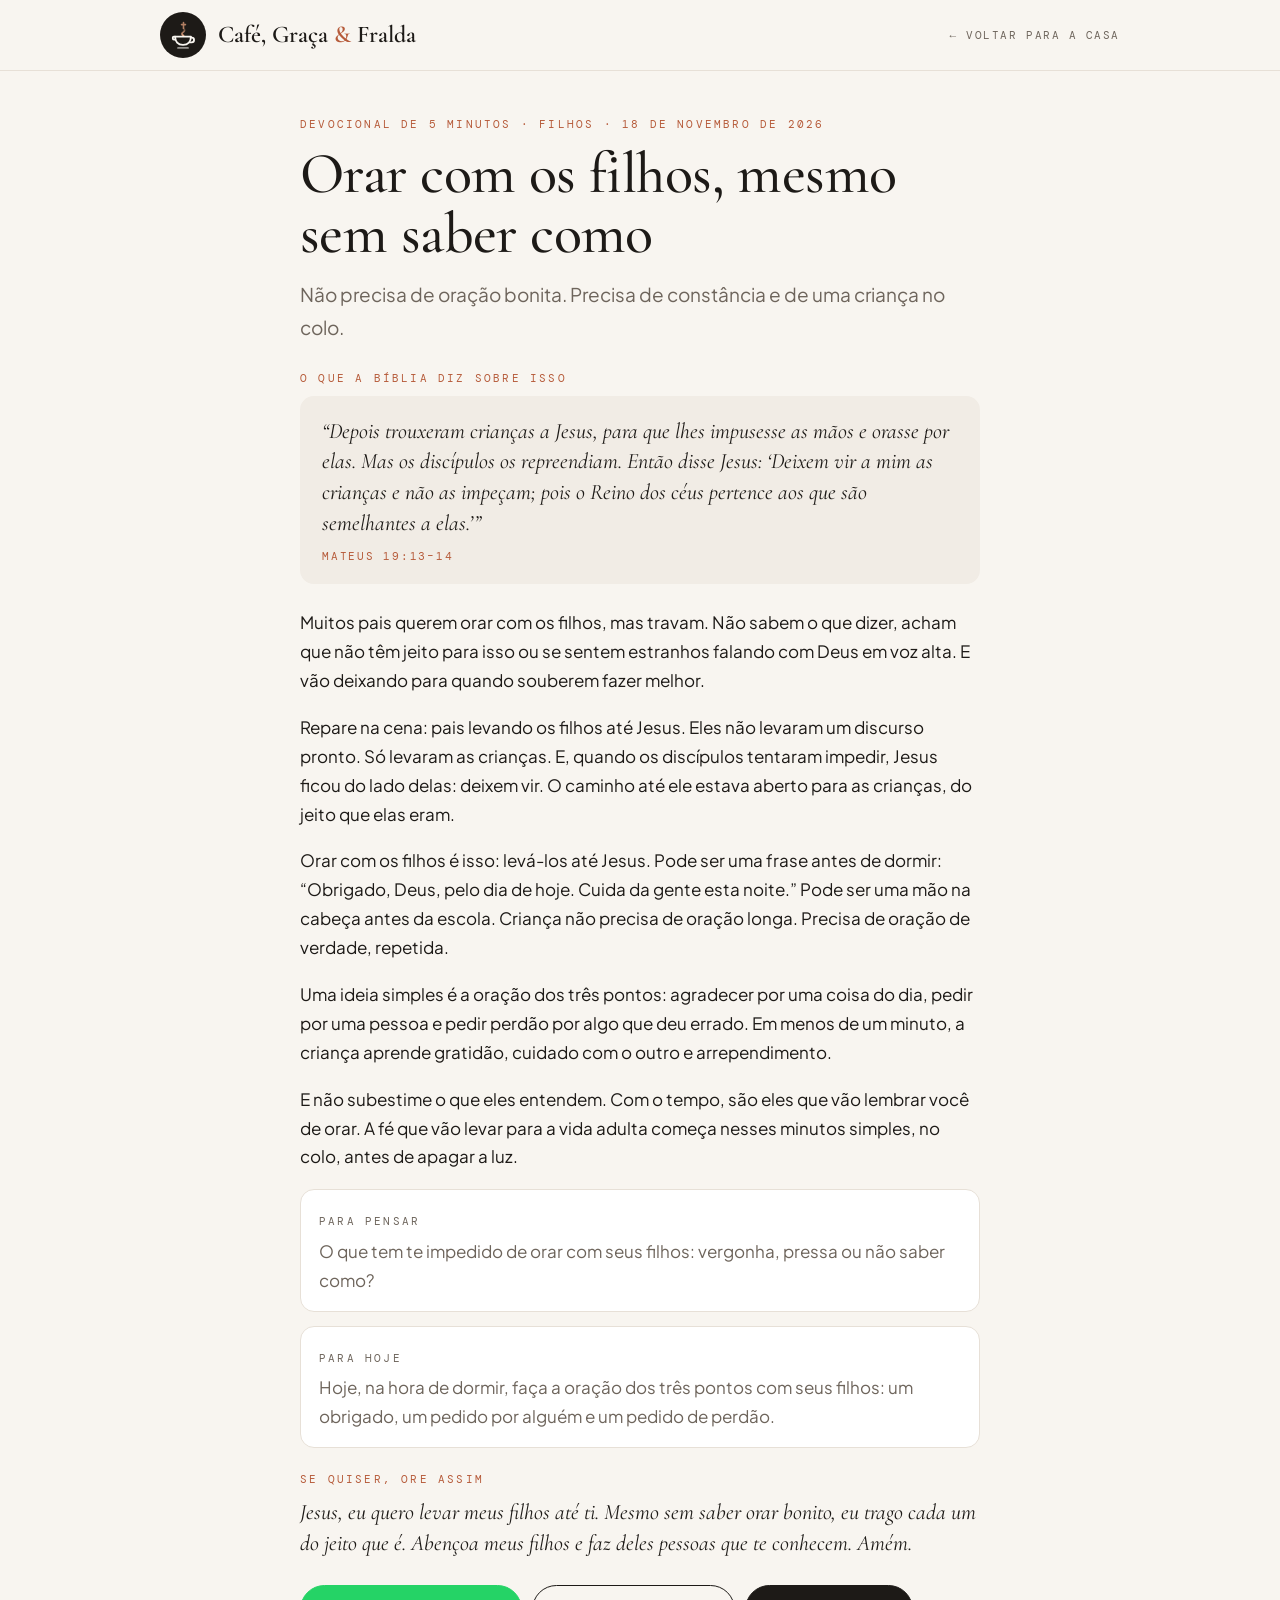
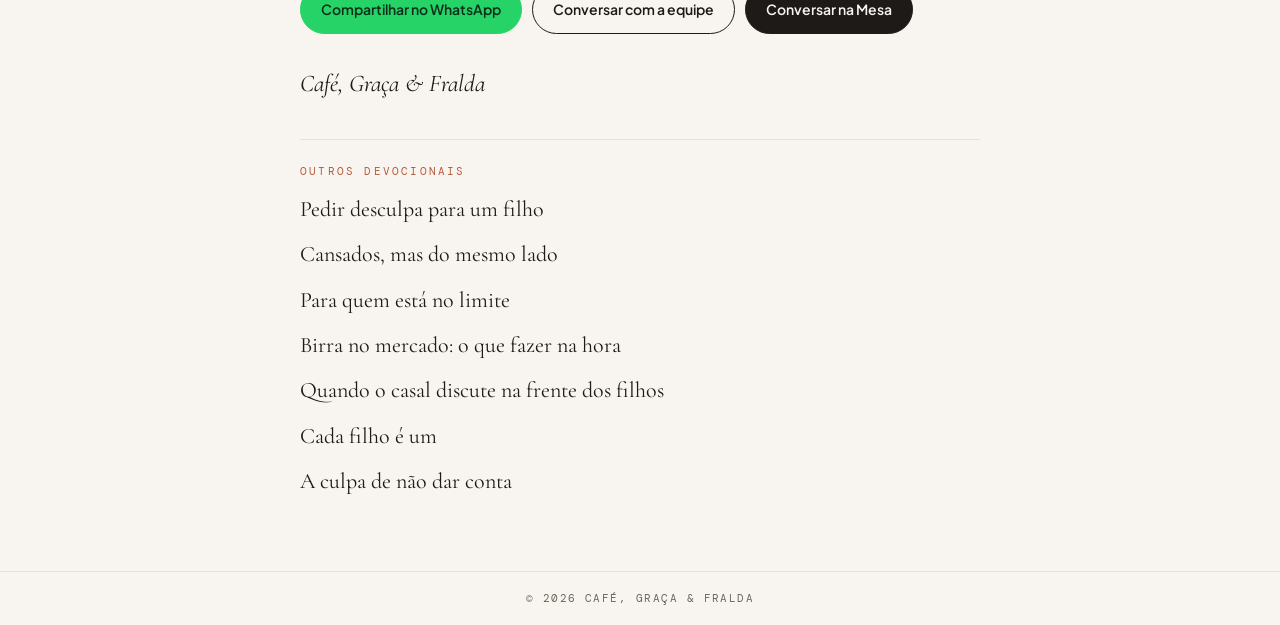
<file: devocional/orar-com-os-filhos-mesmo-sem-saber-como/index.html>
<!doctype html>
<html lang="pt-BR">
<head>
<meta charset="utf-8">
<meta name="viewport" content="width=device-width,initial-scale=1">
<title>Orar com os filhos, mesmo sem saber como | Devocional de 5 minutos · Café, Graça &amp; Fralda</title>
<meta name="description" content="Não precisa de oração bonita. Precisa de constância e de uma criança no colo.">
<meta name="author" content="Café, Graça &amp; Fralda">
<meta name="robots" content="index,follow,max-image-preview:large">
<link rel="canonical" href="https://cafegracaefralda.com.br/devocional/orar-com-os-filhos-mesmo-sem-saber-como/">
<link rel="icon" type="image/png" sizes="32x32" href="/icons/favicon-32.png">
<meta name="theme-color" content="#F8F5F0">
<meta property="og:type" content="article">
<meta property="og:locale" content="pt_BR">
<meta property="og:site_name" content="Café, Graça &amp; Fralda">
<meta property="og:title" content="Orar com os filhos, mesmo sem saber como">
<meta property="og:description" content="Não precisa de oração bonita. Precisa de constância e de uma criança no colo.">
<meta property="og:url" content="https://cafegracaefralda.com.br/devocional/orar-com-os-filhos-mesmo-sem-saber-como/">
<meta property="og:image" content="https://cafegracaefralda.com.br/icons/og-image.jpg">
<meta property="article:published_time" content="2026-11-18">
<meta property="article:author" content="Café, Graça &amp; Fralda">
<meta name="twitter:card" content="summary_large_image">
<script type="application/ld+json">{"@context": "https://schema.org", "@type": "Article", "headline": "Orar com os filhos, mesmo sem saber como", "description": "Não precisa de oração bonita. Precisa de constância e de uma criança no colo.", "inLanguage": "pt-BR", "datePublished": "2026-11-18", "dateModified": "2026-11-18", "mainEntityOfPage": "https://cafegracaefralda.com.br/devocional/orar-com-os-filhos-mesmo-sem-saber-como/", "image": "https://cafegracaefralda.com.br/icons/og-image.jpg", "articleSection": "Filhos", "author": {"@type": "Organization", "name": "Café, Graça & Fralda", "url": "https://cafegracaefralda.com.br/"}, "publisher": {"@type": "Organization", "name": "Café, Graça & Fralda", "url": "https://cafegracaefralda.com.br/", "logo": {"@type": "ImageObject", "url": "https://cafegracaefralda.com.br/icons/icon-512.png"}}}</script>
<script type="application/ld+json">{"@context": "https://schema.org", "@type": "BreadcrumbList", "itemListElement": [{"@type": "ListItem", "position": 1, "name": "Café, Graça & Fralda", "item": "https://cafegracaefralda.com.br/"}, {"@type": "ListItem", "position": 2, "name": "Devocional de 5 minutos", "item": "https://cafegracaefralda.com.br/#inicio"}, {"@type": "ListItem", "position": 3, "name": "Orar com os filhos, mesmo sem saber como", "item": "https://cafegracaefralda.com.br/devocional/orar-com-os-filhos-mesmo-sem-saber-como/"}]}</script>
<link rel="preconnect" href="https://fonts.googleapis.com">
<link rel="preconnect" href="https://fonts.gstatic.com" crossorigin>
<link rel="stylesheet" href="https://fonts.googleapis.com/css2?family=Cormorant+Garamond:ital,wght@0,400;0,500;0,600;1,400;1,500&family=Plus+Jakarta+Sans:wght@400;500;600;700&family=DM+Mono:wght@400;500&display=swap">
<style>
:root{--bg:#F8F5F0;--surface:#fff;--sand:#F1ECE5;--ink:#1D1A17;--muted:#6E655C;--terra:#B65B3A;--line:#E7E0D7;--wa:#25D366;
--serif:"Cormorant Garamond","Iowan Old Style",Georgia,serif;--sans:"Plus Jakarta Sans","Segoe UI",system-ui,sans-serif;--mono:"DM Mono",ui-monospace,monospace}
*{box-sizing:border-box}body{margin:0;background:var(--bg);color:var(--ink);font-family:var(--sans);font-size:17px;line-height:1.7;-webkit-font-smoothing:antialiased}
a{color:inherit}.top{border-bottom:1px solid var(--line);background:var(--bg)}
.top .in{max-width:1000px;margin:0 auto;padding:12px 20px;display:flex;align-items:center;justify-content:space-between;gap:16px}
.logo{display:flex;align-items:center;gap:12px;text-decoration:none;font-family:var(--serif);font-size:24px;font-weight:600}
.mark{width:46px;height:46px;border-radius:50%;background:var(--ink);color:var(--bg);display:grid;place-items:center}.mark svg{width:31px;height:31px}
.back{font-family:var(--mono);font-size:11px;letter-spacing:.14em;text-transform:uppercase;text-decoration:none;color:var(--muted)}
main{max-width:720px;margin:0 auto;padding:44px 20px 70px}
.label{font-family:var(--mono);font-size:11px;letter-spacing:.2em;text-transform:uppercase;color:var(--terra);margin:0}
h1{font-family:var(--serif);font-weight:500;font-size:clamp(38px,6vw,58px);line-height:1.04;margin:10px 0 14px;letter-spacing:-.01em}
.lede{font-size:19px;color:var(--muted);margin:0 0 26px}
.verse{background:var(--sand);border-radius:14px;padding:20px 22px;margin:8px 0 24px;font-family:var(--serif);font-style:italic;font-size:22px;line-height:1.4}
.verse cite{display:block;margin-top:10px;font-family:var(--mono);font-style:normal;font-size:11px;letter-spacing:.16em;text-transform:uppercase;color:var(--terra)}
article p{margin:0 0 18px}.box{border:1px solid var(--line);background:var(--surface);border-radius:14px;padding:16px 18px;margin:0 0 14px}.box p{margin:6px 0 0;color:var(--muted)}
.pray{font-family:var(--serif);font-style:italic;font-size:22px;line-height:1.4;margin:8px 0 26px}
.actions{display:flex;flex-wrap:wrap;gap:10px;margin:8px 0 30px}
.btn{display:inline-flex;align-items:center;font-weight:600;font-size:14px;text-decoration:none;padding:12px 20px;border-radius:999px;border:1px solid var(--ink)}
.btn.wa{background:var(--wa);border-color:var(--wa);color:#0B2E18}.btn.dark{background:var(--ink);color:var(--bg)}
.sig{font-family:var(--serif);font-style:italic;font-size:24px}
.more{border-top:1px solid var(--line);margin-top:34px;padding-top:22px}.more ul{list-style:none;margin:10px 0 0;padding:0;display:grid;gap:8px}
.more a{text-decoration:none;font-family:var(--serif);font-size:22px}.more a:hover{color:var(--terra)}
footer{border-top:1px solid var(--line);padding:18px 20px;text-align:center;font-family:var(--mono);font-size:10.5px;letter-spacing:.14em;text-transform:uppercase;color:var(--muted)}
</style>
</head>
<body>
<svg width="0" height="0" style="position:absolute" aria-hidden="true"><symbol id="logo" viewBox="-.5 -.4 25 23.4"><defs><linearGradient id="g11" x1="0" y1="1" x2="0" y2="0"><stop offset="0" stop-color="#E2A07C"/><stop offset="1" stop-color="#E2A07C" stop-opacity=".3"/></linearGradient></defs>
<g fill="none" stroke-linecap="round" stroke-linejoin="round"><path d="M12 11.4c-1.7-.9-1.6-2.1-.1-3 1.2-.8 1.3-1.8.1-2.8" stroke="url(#g11)" stroke-width="1.4249999999999998"/>
<path d="M12 5.4V.9M10.4 2.5h3.2" stroke="#E2A07C" stroke-opacity=".75" stroke-width="1.275"/>
<g stroke="currentColor" stroke-width="1.5"><path d="M5.2 12.2h12.8c0 3.9-2.3 6.7-6.4 6.7s-6.4-2.8-6.4-6.7Z"/><path d="M5.2 12.2H4.2a.8.8 0 0 0-.8.8v.8a.8.8 0 0 0 .8.8h1.2"/><path d="M18 13h.6a1.9 1.9 0 0 1 0 3.8h-1.4"/><path d="M7.6 21.3h8" opacity=".55"/></g></g></symbol>
</svg>
<header class="top"><div class="in">
  <a class="logo" href="/" aria-label="Café, Graça &amp; Fralda, início"><span class="mark"><svg><use href="#logo"/></svg></span><span>Café, Graça <span style="color:var(--terra)">&amp;</span> Fralda</span></a>
  <a class="back" href="/#inicio">← Voltar para A Casa</a>
</div></header>
<main>
<article>
  <p class="label">Devocional de 5 minutos · Filhos · <time datetime="2026-11-18">18 de novembro de 2026</time></p>
  <h1>Orar com os filhos, mesmo sem saber como</h1>
  <p class="lede">Não precisa de oração bonita. Precisa de constância e de uma criança no colo.</p>
  <p class="label">O que a Bíblia diz sobre isso</p>
  <blockquote class="verse">“Depois trouxeram crianças a Jesus, para que lhes impusesse as mãos e orasse por elas. Mas os discípulos os repreendiam. Então disse Jesus: ‘Deixem vir a mim as crianças e não as impeçam; pois o Reino dos céus pertence aos que são semelhantes a elas.’”<cite>Mateus 19:13–14</cite></blockquote>
  <p>Muitos pais querem orar com os filhos, mas travam. Não sabem o que dizer, acham que não têm jeito para isso ou se sentem estranhos falando com Deus em voz alta. E vão deixando para quando souberem fazer melhor.</p>
<p>Repare na cena: pais levando os filhos até Jesus. Eles não levaram um discurso pronto. Só levaram as crianças. E, quando os discípulos tentaram impedir, Jesus ficou do lado delas: deixem vir. O caminho até ele estava aberto para as crianças, do jeito que elas eram.</p>
<p>Orar com os filhos é isso: levá-los até Jesus. Pode ser uma frase antes de dormir: “Obrigado, Deus, pelo dia de hoje. Cuida da gente esta noite.” Pode ser uma mão na cabeça antes da escola. Criança não precisa de oração longa. Precisa de oração de verdade, repetida.</p>
<p>Uma ideia simples é a oração dos três pontos: agradecer por uma coisa do dia, pedir por uma pessoa e pedir perdão por algo que deu errado. Em menos de um minuto, a criança aprende gratidão, cuidado com o outro e arrependimento.</p>
<p>E não subestime o que eles entendem. Com o tempo, são eles que vão lembrar você de orar. A fé que vão levar para a vida adulta começa nesses minutos simples, no colo, antes de apagar a luz.</p>
  <div class="box"><p class="label">Para pensar</p><p>O que tem te impedido de orar com seus filhos: vergonha, pressa ou não saber como?</p></div>
  <div class="box"><p class="label">Para hoje</p><p>Hoje, na hora de dormir, faça a oração dos três pontos com seus filhos: um obrigado, um pedido por alguém e um pedido de perdão.</p></div>
  <p class="label" style="margin-top:22px">Se quiser, ore assim</p>
  <p class="pray">Jesus, eu quero levar meus filhos até ti. Mesmo sem saber orar bonito, eu trago cada um do jeito que é. Abençoa meus filhos e faz deles pessoas que te conhecem. Amém.</p>
  <div class="actions">
    <a class="btn wa" href="https://wa.me/?text=%E2%98%95%20%2AOrar%20com%20os%20filhos%2C%20mesmo%20sem%20saber%20como%2A%0A_Devocional%20de%205%20minutos%20%C2%B7%20Caf%C3%A9%2C%20Gra%C3%A7a%20%26%20Fralda_%0A%0A%E2%80%9CDepois%20trouxeram%20crian%C3%A7as%20a%20Jesus%2C%20para%20que%20lhes%20impusesse%20as%20m%C3%A3os%20e%20orasse%20por%20elas.%20Mas%20os%20disc%C3%ADpulos%20os%20repreendiam.%20Ent%C3%A3o%20disse%20Jesus%3A%20%E2%80%98Deixem%20vir%20a%20mim%20as%20crian%C3%A7as%20e%20n%C3%A3o%20as%20impe%C3%A7am%3B%20pois%20o%20Reino%20dos%20c%C3%A9us%20pertence%20aos%20que%20s%C3%A3o%20semelhantes%20a%20elas.%E2%80%99%E2%80%9D%0A%E2%80%94%20Mateus%2019%3A13%E2%80%9314%0A%0ALeia%20completo%2C%20com%20ora%C3%A7%C3%A3o%3A%20https%3A//cafegracaefralda.com.br/devocional/orar-com-os-filhos-mesmo-sem-saber-como/" rel="noopener">Compartilhar no WhatsApp</a>
    <a class="btn" href="https://wa.me/5581992702353?text=Oi%21%20Li%20o%20devocional%20%22Orar%20com%20os%20filhos%2C%20mesmo%20sem%20saber%20como%22%20e%20queria%20conversar%3A%20" rel="noopener">Conversar com a equipe</a>
    <a class="btn dark" href="/#mesa">Conversar na Mesa</a>
  </div>
  <p class="sig">Café, Graça &amp; Fralda</p>
</article>
<aside class="more"><p class="label">Outros devocionais</p><ul>
<li><a href="/devocional/pedir-desculpa-para-um-filho/">Pedir desculpa para um filho</a></li>
<li><a href="/devocional/cansados-mas-do-mesmo-lado/">Cansados, mas do mesmo lado</a></li>
<li><a href="/devocional/para-quem-esta-no-limite/">Para quem está no limite</a></li>
<li><a href="/devocional/birra-no-mercado-o-que-fazer-na-hora/">Birra no mercado: o que fazer na hora</a></li>
<li><a href="/devocional/quando-o-casal-discute-na-frente-dos-filhos/">Quando o casal discute na frente dos filhos</a></li>
<li><a href="/devocional/cada-filho-e-um/">Cada filho é um</a></li>
<li><a href="/devocional/a-culpa-de-nao-dar-conta/">A culpa de não dar conta</a></li>
</ul></aside>
</main>
<footer>© 2026 Café, Graça &amp; Fralda</footer>
</body>
</html>
</file>
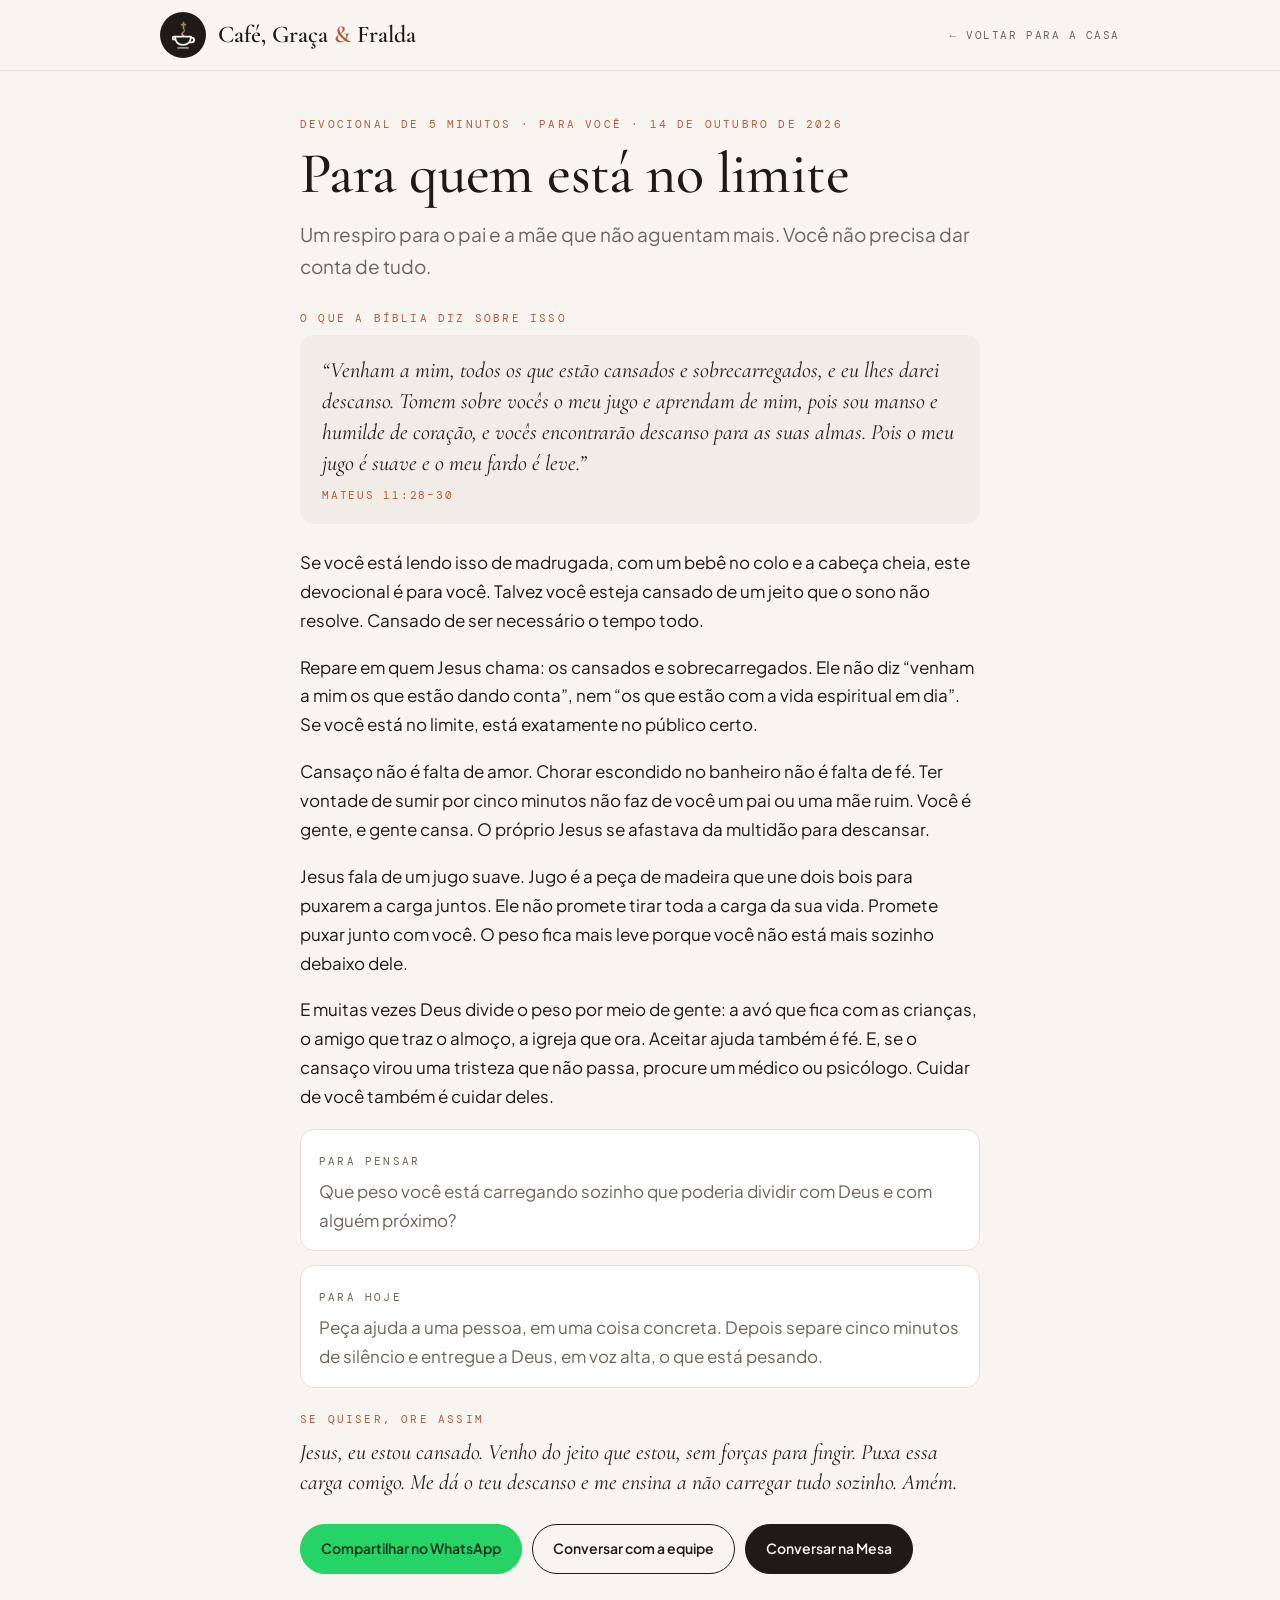
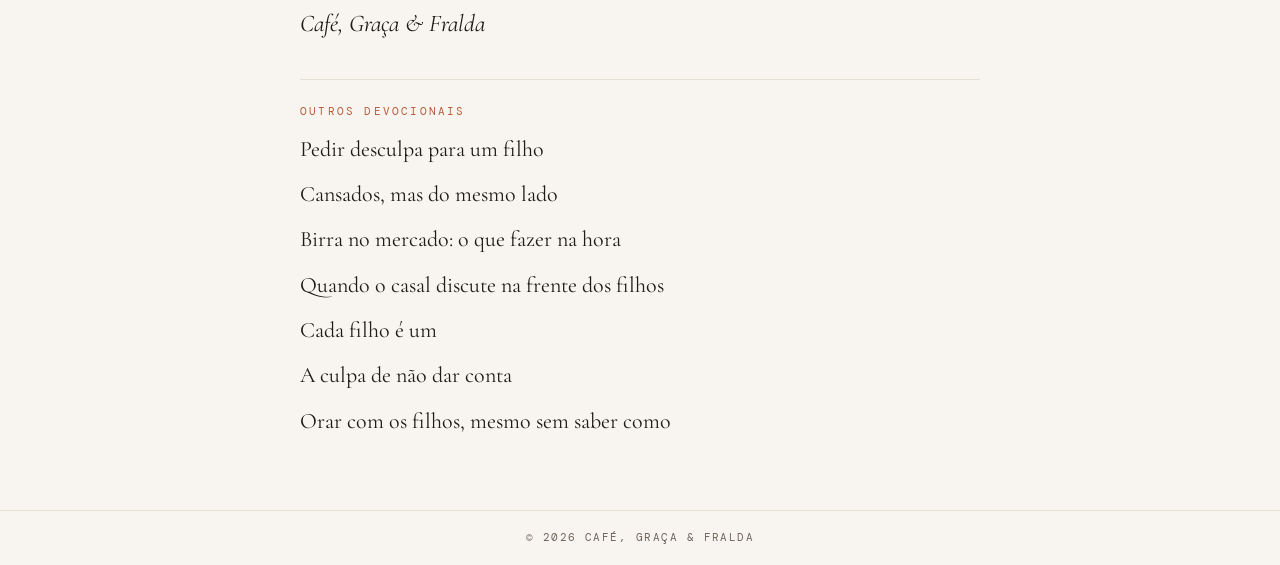
<file: devocional/para-quem-esta-no-limite/index.html>
<!doctype html>
<html lang="pt-BR">
<head>
<meta charset="utf-8">
<meta name="viewport" content="width=device-width,initial-scale=1">
<title>Para quem está no limite | Devocional de 5 minutos · Café, Graça &amp; Fralda</title>
<meta name="description" content="Um respiro para o pai e a mãe que não aguentam mais. Você não precisa dar conta de tudo.">
<meta name="author" content="Café, Graça &amp; Fralda">
<meta name="robots" content="index,follow,max-image-preview:large">
<link rel="canonical" href="https://cafegracaefralda.com.br/devocional/para-quem-esta-no-limite/">
<link rel="icon" type="image/png" sizes="32x32" href="/icons/favicon-32.png">
<meta name="theme-color" content="#F8F5F0">
<meta property="og:type" content="article">
<meta property="og:locale" content="pt_BR">
<meta property="og:site_name" content="Café, Graça &amp; Fralda">
<meta property="og:title" content="Para quem está no limite">
<meta property="og:description" content="Um respiro para o pai e a mãe que não aguentam mais. Você não precisa dar conta de tudo.">
<meta property="og:url" content="https://cafegracaefralda.com.br/devocional/para-quem-esta-no-limite/">
<meta property="og:image" content="https://cafegracaefralda.com.br/icons/og-image.jpg">
<meta property="article:published_time" content="2026-10-14">
<meta property="article:author" content="Café, Graça &amp; Fralda">
<meta name="twitter:card" content="summary_large_image">
<script type="application/ld+json">{"@context": "https://schema.org", "@type": "Article", "headline": "Para quem está no limite", "description": "Um respiro para o pai e a mãe que não aguentam mais. Você não precisa dar conta de tudo.", "inLanguage": "pt-BR", "datePublished": "2026-10-14", "dateModified": "2026-10-14", "mainEntityOfPage": "https://cafegracaefralda.com.br/devocional/para-quem-esta-no-limite/", "image": "https://cafegracaefralda.com.br/icons/og-image.jpg", "articleSection": "Para você", "author": {"@type": "Organization", "name": "Café, Graça & Fralda", "url": "https://cafegracaefralda.com.br/"}, "publisher": {"@type": "Organization", "name": "Café, Graça & Fralda", "url": "https://cafegracaefralda.com.br/", "logo": {"@type": "ImageObject", "url": "https://cafegracaefralda.com.br/icons/icon-512.png"}}}</script>
<script type="application/ld+json">{"@context": "https://schema.org", "@type": "BreadcrumbList", "itemListElement": [{"@type": "ListItem", "position": 1, "name": "Café, Graça & Fralda", "item": "https://cafegracaefralda.com.br/"}, {"@type": "ListItem", "position": 2, "name": "Devocional de 5 minutos", "item": "https://cafegracaefralda.com.br/#inicio"}, {"@type": "ListItem", "position": 3, "name": "Para quem está no limite", "item": "https://cafegracaefralda.com.br/devocional/para-quem-esta-no-limite/"}]}</script>
<link rel="preconnect" href="https://fonts.googleapis.com">
<link rel="preconnect" href="https://fonts.gstatic.com" crossorigin>
<link rel="stylesheet" href="https://fonts.googleapis.com/css2?family=Cormorant+Garamond:ital,wght@0,400;0,500;0,600;1,400;1,500&family=Plus+Jakarta+Sans:wght@400;500;600;700&family=DM+Mono:wght@400;500&display=swap">
<style>
:root{--bg:#F8F5F0;--surface:#fff;--sand:#F1ECE5;--ink:#1D1A17;--muted:#6E655C;--terra:#B65B3A;--line:#E7E0D7;--wa:#25D366;
--serif:"Cormorant Garamond","Iowan Old Style",Georgia,serif;--sans:"Plus Jakarta Sans","Segoe UI",system-ui,sans-serif;--mono:"DM Mono",ui-monospace,monospace}
*{box-sizing:border-box}body{margin:0;background:var(--bg);color:var(--ink);font-family:var(--sans);font-size:17px;line-height:1.7;-webkit-font-smoothing:antialiased}
a{color:inherit}.top{border-bottom:1px solid var(--line);background:var(--bg)}
.top .in{max-width:1000px;margin:0 auto;padding:12px 20px;display:flex;align-items:center;justify-content:space-between;gap:16px}
.logo{display:flex;align-items:center;gap:12px;text-decoration:none;font-family:var(--serif);font-size:24px;font-weight:600}
.mark{width:46px;height:46px;border-radius:50%;background:var(--ink);color:var(--bg);display:grid;place-items:center}.mark svg{width:31px;height:31px}
.back{font-family:var(--mono);font-size:11px;letter-spacing:.14em;text-transform:uppercase;text-decoration:none;color:var(--muted)}
main{max-width:720px;margin:0 auto;padding:44px 20px 70px}
.label{font-family:var(--mono);font-size:11px;letter-spacing:.2em;text-transform:uppercase;color:var(--terra);margin:0}
h1{font-family:var(--serif);font-weight:500;font-size:clamp(38px,6vw,58px);line-height:1.04;margin:10px 0 14px;letter-spacing:-.01em}
.lede{font-size:19px;color:var(--muted);margin:0 0 26px}
.verse{background:var(--sand);border-radius:14px;padding:20px 22px;margin:8px 0 24px;font-family:var(--serif);font-style:italic;font-size:22px;line-height:1.4}
.verse cite{display:block;margin-top:10px;font-family:var(--mono);font-style:normal;font-size:11px;letter-spacing:.16em;text-transform:uppercase;color:var(--terra)}
article p{margin:0 0 18px}.box{border:1px solid var(--line);background:var(--surface);border-radius:14px;padding:16px 18px;margin:0 0 14px}.box p{margin:6px 0 0;color:var(--muted)}
.pray{font-family:var(--serif);font-style:italic;font-size:22px;line-height:1.4;margin:8px 0 26px}
.actions{display:flex;flex-wrap:wrap;gap:10px;margin:8px 0 30px}
.btn{display:inline-flex;align-items:center;font-weight:600;font-size:14px;text-decoration:none;padding:12px 20px;border-radius:999px;border:1px solid var(--ink)}
.btn.wa{background:var(--wa);border-color:var(--wa);color:#0B2E18}.btn.dark{background:var(--ink);color:var(--bg)}
.sig{font-family:var(--serif);font-style:italic;font-size:24px}
.more{border-top:1px solid var(--line);margin-top:34px;padding-top:22px}.more ul{list-style:none;margin:10px 0 0;padding:0;display:grid;gap:8px}
.more a{text-decoration:none;font-family:var(--serif);font-size:22px}.more a:hover{color:var(--terra)}
footer{border-top:1px solid var(--line);padding:18px 20px;text-align:center;font-family:var(--mono);font-size:10.5px;letter-spacing:.14em;text-transform:uppercase;color:var(--muted)}
</style>
</head>
<body>
<svg width="0" height="0" style="position:absolute" aria-hidden="true"><symbol id="logo" viewBox="-.5 -.4 25 23.4"><defs><linearGradient id="g11" x1="0" y1="1" x2="0" y2="0"><stop offset="0" stop-color="#E2A07C"/><stop offset="1" stop-color="#E2A07C" stop-opacity=".3"/></linearGradient></defs>
<g fill="none" stroke-linecap="round" stroke-linejoin="round"><path d="M12 11.4c-1.7-.9-1.6-2.1-.1-3 1.2-.8 1.3-1.8.1-2.8" stroke="url(#g11)" stroke-width="1.4249999999999998"/>
<path d="M12 5.4V.9M10.4 2.5h3.2" stroke="#E2A07C" stroke-opacity=".75" stroke-width="1.275"/>
<g stroke="currentColor" stroke-width="1.5"><path d="M5.2 12.2h12.8c0 3.9-2.3 6.7-6.4 6.7s-6.4-2.8-6.4-6.7Z"/><path d="M5.2 12.2H4.2a.8.8 0 0 0-.8.8v.8a.8.8 0 0 0 .8.8h1.2"/><path d="M18 13h.6a1.9 1.9 0 0 1 0 3.8h-1.4"/><path d="M7.6 21.3h8" opacity=".55"/></g></g></symbol>
</svg>
<header class="top"><div class="in">
  <a class="logo" href="/" aria-label="Café, Graça &amp; Fralda, início"><span class="mark"><svg><use href="#logo"/></svg></span><span>Café, Graça <span style="color:var(--terra)">&amp;</span> Fralda</span></a>
  <a class="back" href="/#inicio">← Voltar para A Casa</a>
</div></header>
<main>
<article>
  <p class="label">Devocional de 5 minutos · Para você · <time datetime="2026-10-14">14 de outubro de 2026</time></p>
  <h1>Para quem está no limite</h1>
  <p class="lede">Um respiro para o pai e a mãe que não aguentam mais. Você não precisa dar conta de tudo.</p>
  <p class="label">O que a Bíblia diz sobre isso</p>
  <blockquote class="verse">“Venham a mim, todos os que estão cansados e sobrecarregados, e eu lhes darei descanso. Tomem sobre vocês o meu jugo e aprendam de mim, pois sou manso e humilde de coração, e vocês encontrarão descanso para as suas almas. Pois o meu jugo é suave e o meu fardo é leve.”<cite>Mateus 11:28–30</cite></blockquote>
  <p>Se você está lendo isso de madrugada, com um bebê no colo e a cabeça cheia, este devocional é para você. Talvez você esteja cansado de um jeito que o sono não resolve. Cansado de ser necessário o tempo todo.</p>
<p>Repare em quem Jesus chama: os cansados e sobrecarregados. Ele não diz “venham a mim os que estão dando conta”, nem “os que estão com a vida espiritual em dia”. Se você está no limite, está exatamente no público certo.</p>
<p>Cansaço não é falta de amor. Chorar escondido no banheiro não é falta de fé. Ter vontade de sumir por cinco minutos não faz de você um pai ou uma mãe ruim. Você é gente, e gente cansa. O próprio Jesus se afastava da multidão para descansar.</p>
<p>Jesus fala de um jugo suave. Jugo é a peça de madeira que une dois bois para puxarem a carga juntos. Ele não promete tirar toda a carga da sua vida. Promete puxar junto com você. O peso fica mais leve porque você não está mais sozinho debaixo dele.</p>
<p>E muitas vezes Deus divide o peso por meio de gente: a avó que fica com as crianças, o amigo que traz o almoço, a igreja que ora. Aceitar ajuda também é fé. E, se o cansaço virou uma tristeza que não passa, procure um médico ou psicólogo. Cuidar de você também é cuidar deles.</p>
  <div class="box"><p class="label">Para pensar</p><p>Que peso você está carregando sozinho que poderia dividir com Deus e com alguém próximo?</p></div>
  <div class="box"><p class="label">Para hoje</p><p>Peça ajuda a uma pessoa, em uma coisa concreta. Depois separe cinco minutos de silêncio e entregue a Deus, em voz alta, o que está pesando.</p></div>
  <p class="label" style="margin-top:22px">Se quiser, ore assim</p>
  <p class="pray">Jesus, eu estou cansado. Venho do jeito que estou, sem forças para fingir. Puxa essa carga comigo. Me dá o teu descanso e me ensina a não carregar tudo sozinho. Amém.</p>
  <div class="actions">
    <a class="btn wa" href="https://wa.me/?text=%E2%98%95%20%2APara%20quem%20est%C3%A1%20no%20limite%2A%0A_Devocional%20de%205%20minutos%20%C2%B7%20Caf%C3%A9%2C%20Gra%C3%A7a%20%26%20Fralda_%0A%0A%E2%80%9CVenham%20a%20mim%2C%20todos%20os%20que%20est%C3%A3o%20cansados%20e%20sobrecarregados%2C%20e%20eu%20lhes%20darei%20descanso.%20Tomem%20sobre%20voc%C3%AAs%20o%20meu%20jugo%20e%20aprendam%20de%20mim%2C%20pois%20sou%20manso%20e%20humilde%20de%20cora%C3%A7%C3%A3o%2C%20e%20voc%C3%AAs%20encontrar%C3%A3o%20descanso%20para%20as%20suas%20almas.%20Pois%20o%20meu%20jugo%20%C3%A9%20suave%20e%20o%20meu%20fardo%20%C3%A9%20leve.%E2%80%9D%0A%E2%80%94%20Mateus%2011%3A28%E2%80%9330%0A%0ALeia%20completo%2C%20com%20ora%C3%A7%C3%A3o%3A%20https%3A//cafegracaefralda.com.br/devocional/para-quem-esta-no-limite/" rel="noopener">Compartilhar no WhatsApp</a>
    <a class="btn" href="https://wa.me/5581992702353?text=Oi%21%20Li%20o%20devocional%20%22Para%20quem%20est%C3%A1%20no%20limite%22%20e%20queria%20conversar%3A%20" rel="noopener">Conversar com a equipe</a>
    <a class="btn dark" href="/#mesa">Conversar na Mesa</a>
  </div>
  <p class="sig">Café, Graça &amp; Fralda</p>
</article>
<aside class="more"><p class="label">Outros devocionais</p><ul>
<li><a href="/devocional/pedir-desculpa-para-um-filho/">Pedir desculpa para um filho</a></li>
<li><a href="/devocional/cansados-mas-do-mesmo-lado/">Cansados, mas do mesmo lado</a></li>
<li><a href="/devocional/birra-no-mercado-o-que-fazer-na-hora/">Birra no mercado: o que fazer na hora</a></li>
<li><a href="/devocional/quando-o-casal-discute-na-frente-dos-filhos/">Quando o casal discute na frente dos filhos</a></li>
<li><a href="/devocional/cada-filho-e-um/">Cada filho é um</a></li>
<li><a href="/devocional/a-culpa-de-nao-dar-conta/">A culpa de não dar conta</a></li>
<li><a href="/devocional/orar-com-os-filhos-mesmo-sem-saber-como/">Orar com os filhos, mesmo sem saber como</a></li>
</ul></aside>
</main>
<footer>© 2026 Café, Graça &amp; Fralda</footer>
</body>
</html>
</file>
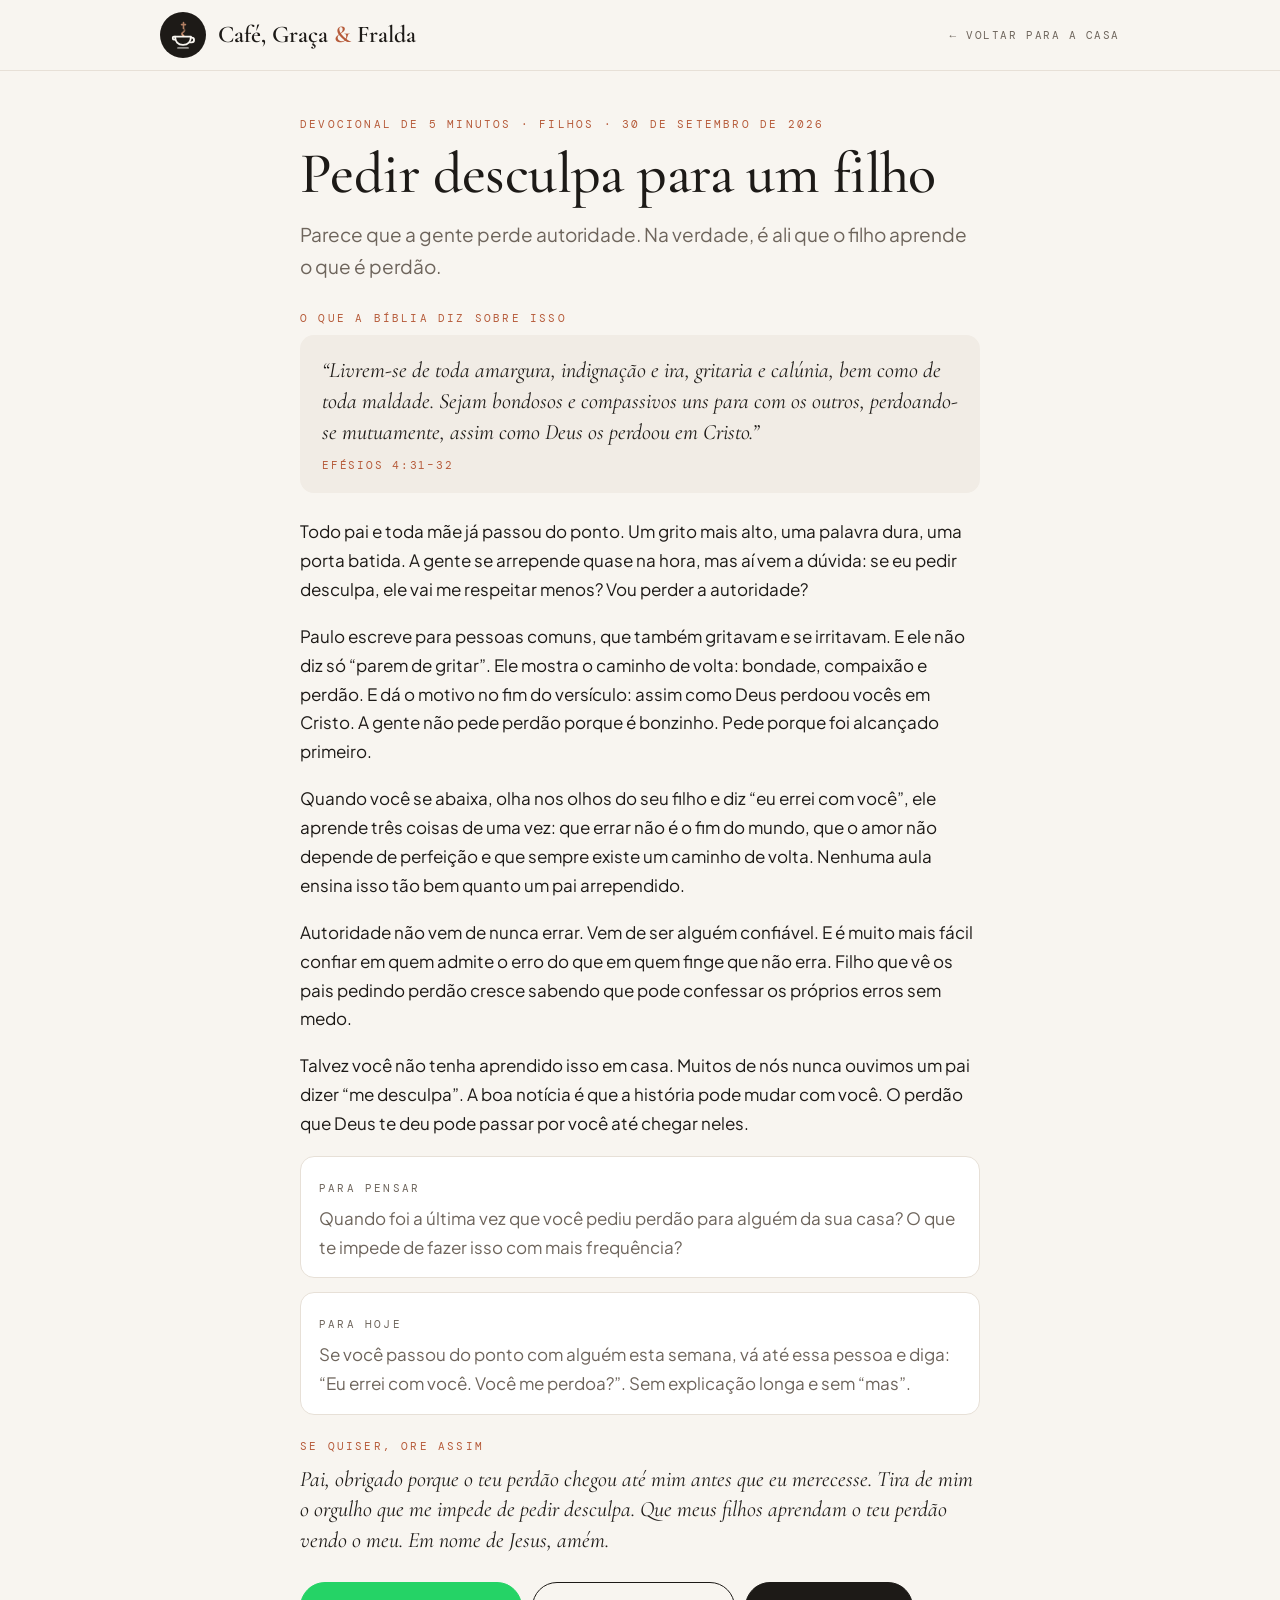
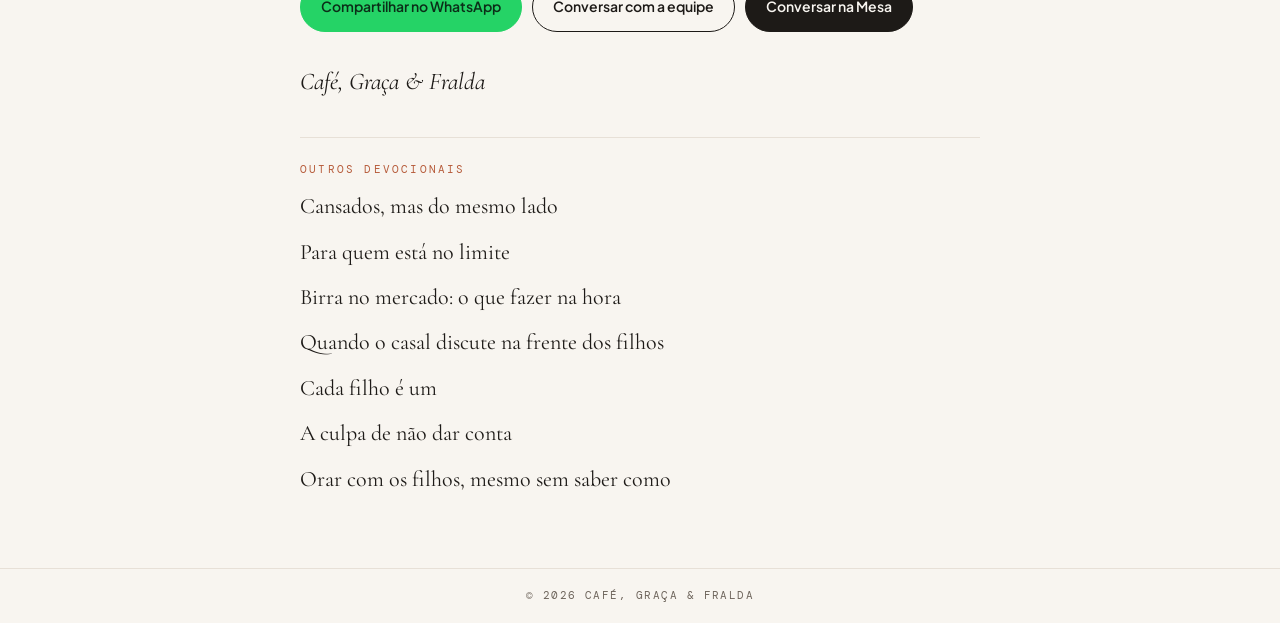
<file: devocional/pedir-desculpa-para-um-filho/index.html>
<!doctype html>
<html lang="pt-BR">
<head>
<meta charset="utf-8">
<meta name="viewport" content="width=device-width,initial-scale=1">
<title>Pedir desculpa para um filho | Devocional de 5 minutos · Café, Graça &amp; Fralda</title>
<meta name="description" content="Parece que a gente perde autoridade. Na verdade, é ali que o filho aprende o que é perdão.">
<meta name="author" content="Café, Graça &amp; Fralda">
<meta name="robots" content="index,follow,max-image-preview:large">
<link rel="canonical" href="https://cafegracaefralda.com.br/devocional/pedir-desculpa-para-um-filho/">
<link rel="icon" type="image/png" sizes="32x32" href="/icons/favicon-32.png">
<meta name="theme-color" content="#F8F5F0">
<meta property="og:type" content="article">
<meta property="og:locale" content="pt_BR">
<meta property="og:site_name" content="Café, Graça &amp; Fralda">
<meta property="og:title" content="Pedir desculpa para um filho">
<meta property="og:description" content="Parece que a gente perde autoridade. Na verdade, é ali que o filho aprende o que é perdão.">
<meta property="og:url" content="https://cafegracaefralda.com.br/devocional/pedir-desculpa-para-um-filho/">
<meta property="og:image" content="https://cafegracaefralda.com.br/icons/og-image.jpg">
<meta property="article:published_time" content="2026-09-30">
<meta property="article:author" content="Café, Graça &amp; Fralda">
<meta name="twitter:card" content="summary_large_image">
<script type="application/ld+json">{"@context": "https://schema.org", "@type": "Article", "headline": "Pedir desculpa para um filho", "description": "Parece que a gente perde autoridade. Na verdade, é ali que o filho aprende o que é perdão.", "inLanguage": "pt-BR", "datePublished": "2026-09-30", "dateModified": "2026-09-30", "mainEntityOfPage": "https://cafegracaefralda.com.br/devocional/pedir-desculpa-para-um-filho/", "image": "https://cafegracaefralda.com.br/icons/og-image.jpg", "articleSection": "Filhos", "author": {"@type": "Organization", "name": "Café, Graça & Fralda", "url": "https://cafegracaefralda.com.br/"}, "publisher": {"@type": "Organization", "name": "Café, Graça & Fralda", "url": "https://cafegracaefralda.com.br/", "logo": {"@type": "ImageObject", "url": "https://cafegracaefralda.com.br/icons/icon-512.png"}}}</script>
<script type="application/ld+json">{"@context": "https://schema.org", "@type": "BreadcrumbList", "itemListElement": [{"@type": "ListItem", "position": 1, "name": "Café, Graça & Fralda", "item": "https://cafegracaefralda.com.br/"}, {"@type": "ListItem", "position": 2, "name": "Devocional de 5 minutos", "item": "https://cafegracaefralda.com.br/#inicio"}, {"@type": "ListItem", "position": 3, "name": "Pedir desculpa para um filho", "item": "https://cafegracaefralda.com.br/devocional/pedir-desculpa-para-um-filho/"}]}</script>
<link rel="preconnect" href="https://fonts.googleapis.com">
<link rel="preconnect" href="https://fonts.gstatic.com" crossorigin>
<link rel="stylesheet" href="https://fonts.googleapis.com/css2?family=Cormorant+Garamond:ital,wght@0,400;0,500;0,600;1,400;1,500&family=Plus+Jakarta+Sans:wght@400;500;600;700&family=DM+Mono:wght@400;500&display=swap">
<style>
:root{--bg:#F8F5F0;--surface:#fff;--sand:#F1ECE5;--ink:#1D1A17;--muted:#6E655C;--terra:#B65B3A;--line:#E7E0D7;--wa:#25D366;
--serif:"Cormorant Garamond","Iowan Old Style",Georgia,serif;--sans:"Plus Jakarta Sans","Segoe UI",system-ui,sans-serif;--mono:"DM Mono",ui-monospace,monospace}
*{box-sizing:border-box}body{margin:0;background:var(--bg);color:var(--ink);font-family:var(--sans);font-size:17px;line-height:1.7;-webkit-font-smoothing:antialiased}
a{color:inherit}.top{border-bottom:1px solid var(--line);background:var(--bg)}
.top .in{max-width:1000px;margin:0 auto;padding:12px 20px;display:flex;align-items:center;justify-content:space-between;gap:16px}
.logo{display:flex;align-items:center;gap:12px;text-decoration:none;font-family:var(--serif);font-size:24px;font-weight:600}
.mark{width:46px;height:46px;border-radius:50%;background:var(--ink);color:var(--bg);display:grid;place-items:center}.mark svg{width:31px;height:31px}
.back{font-family:var(--mono);font-size:11px;letter-spacing:.14em;text-transform:uppercase;text-decoration:none;color:var(--muted)}
main{max-width:720px;margin:0 auto;padding:44px 20px 70px}
.label{font-family:var(--mono);font-size:11px;letter-spacing:.2em;text-transform:uppercase;color:var(--terra);margin:0}
h1{font-family:var(--serif);font-weight:500;font-size:clamp(38px,6vw,58px);line-height:1.04;margin:10px 0 14px;letter-spacing:-.01em}
.lede{font-size:19px;color:var(--muted);margin:0 0 26px}
.verse{background:var(--sand);border-radius:14px;padding:20px 22px;margin:8px 0 24px;font-family:var(--serif);font-style:italic;font-size:22px;line-height:1.4}
.verse cite{display:block;margin-top:10px;font-family:var(--mono);font-style:normal;font-size:11px;letter-spacing:.16em;text-transform:uppercase;color:var(--terra)}
article p{margin:0 0 18px}.box{border:1px solid var(--line);background:var(--surface);border-radius:14px;padding:16px 18px;margin:0 0 14px}.box p{margin:6px 0 0;color:var(--muted)}
.pray{font-family:var(--serif);font-style:italic;font-size:22px;line-height:1.4;margin:8px 0 26px}
.actions{display:flex;flex-wrap:wrap;gap:10px;margin:8px 0 30px}
.btn{display:inline-flex;align-items:center;font-weight:600;font-size:14px;text-decoration:none;padding:12px 20px;border-radius:999px;border:1px solid var(--ink)}
.btn.wa{background:var(--wa);border-color:var(--wa);color:#0B2E18}.btn.dark{background:var(--ink);color:var(--bg)}
.sig{font-family:var(--serif);font-style:italic;font-size:24px}
.more{border-top:1px solid var(--line);margin-top:34px;padding-top:22px}.more ul{list-style:none;margin:10px 0 0;padding:0;display:grid;gap:8px}
.more a{text-decoration:none;font-family:var(--serif);font-size:22px}.more a:hover{color:var(--terra)}
footer{border-top:1px solid var(--line);padding:18px 20px;text-align:center;font-family:var(--mono);font-size:10.5px;letter-spacing:.14em;text-transform:uppercase;color:var(--muted)}
</style>
</head>
<body>
<svg width="0" height="0" style="position:absolute" aria-hidden="true"><symbol id="logo" viewBox="-.5 -.4 25 23.4"><defs><linearGradient id="g11" x1="0" y1="1" x2="0" y2="0"><stop offset="0" stop-color="#E2A07C"/><stop offset="1" stop-color="#E2A07C" stop-opacity=".3"/></linearGradient></defs>
<g fill="none" stroke-linecap="round" stroke-linejoin="round"><path d="M12 11.4c-1.7-.9-1.6-2.1-.1-3 1.2-.8 1.3-1.8.1-2.8" stroke="url(#g11)" stroke-width="1.4249999999999998"/>
<path d="M12 5.4V.9M10.4 2.5h3.2" stroke="#E2A07C" stroke-opacity=".75" stroke-width="1.275"/>
<g stroke="currentColor" stroke-width="1.5"><path d="M5.2 12.2h12.8c0 3.9-2.3 6.7-6.4 6.7s-6.4-2.8-6.4-6.7Z"/><path d="M5.2 12.2H4.2a.8.8 0 0 0-.8.8v.8a.8.8 0 0 0 .8.8h1.2"/><path d="M18 13h.6a1.9 1.9 0 0 1 0 3.8h-1.4"/><path d="M7.6 21.3h8" opacity=".55"/></g></g></symbol>
</svg>
<header class="top"><div class="in">
  <a class="logo" href="/" aria-label="Café, Graça &amp; Fralda, início"><span class="mark"><svg><use href="#logo"/></svg></span><span>Café, Graça <span style="color:var(--terra)">&amp;</span> Fralda</span></a>
  <a class="back" href="/#inicio">← Voltar para A Casa</a>
</div></header>
<main>
<article>
  <p class="label">Devocional de 5 minutos · Filhos · <time datetime="2026-09-30">30 de setembro de 2026</time></p>
  <h1>Pedir desculpa para um filho</h1>
  <p class="lede">Parece que a gente perde autoridade. Na verdade, é ali que o filho aprende o que é perdão.</p>
  <p class="label">O que a Bíblia diz sobre isso</p>
  <blockquote class="verse">“Livrem-se de toda amargura, indignação e ira, gritaria e calúnia, bem como de toda maldade. Sejam bondosos e compassivos uns para com os outros, perdoando-se mutuamente, assim como Deus os perdoou em Cristo.”<cite>Efésios 4:31–32</cite></blockquote>
  <p>Todo pai e toda mãe já passou do ponto. Um grito mais alto, uma palavra dura, uma porta batida. A gente se arrepende quase na hora, mas aí vem a dúvida: se eu pedir desculpa, ele vai me respeitar menos? Vou perder a autoridade?</p>
<p>Paulo escreve para pessoas comuns, que também gritavam e se irritavam. E ele não diz só “parem de gritar”. Ele mostra o caminho de volta: bondade, compaixão e perdão. E dá o motivo no fim do versículo: assim como Deus perdoou vocês em Cristo. A gente não pede perdão porque é bonzinho. Pede porque foi alcançado primeiro.</p>
<p>Quando você se abaixa, olha nos olhos do seu filho e diz “eu errei com você”, ele aprende três coisas de uma vez: que errar não é o fim do mundo, que o amor não depende de perfeição e que sempre existe um caminho de volta. Nenhuma aula ensina isso tão bem quanto um pai arrependido.</p>
<p>Autoridade não vem de nunca errar. Vem de ser alguém confiável. E é muito mais fácil confiar em quem admite o erro do que em quem finge que não erra. Filho que vê os pais pedindo perdão cresce sabendo que pode confessar os próprios erros sem medo.</p>
<p>Talvez você não tenha aprendido isso em casa. Muitos de nós nunca ouvimos um pai dizer “me desculpa”. A boa notícia é que a história pode mudar com você. O perdão que Deus te deu pode passar por você até chegar neles.</p>
  <div class="box"><p class="label">Para pensar</p><p>Quando foi a última vez que você pediu perdão para alguém da sua casa? O que te impede de fazer isso com mais frequência?</p></div>
  <div class="box"><p class="label">Para hoje</p><p>Se você passou do ponto com alguém esta semana, vá até essa pessoa e diga: “Eu errei com você. Você me perdoa?”. Sem explicação longa e sem “mas”.</p></div>
  <p class="label" style="margin-top:22px">Se quiser, ore assim</p>
  <p class="pray">Pai, obrigado porque o teu perdão chegou até mim antes que eu merecesse. Tira de mim o orgulho que me impede de pedir desculpa. Que meus filhos aprendam o teu perdão vendo o meu. Em nome de Jesus, amém.</p>
  <div class="actions">
    <a class="btn wa" href="https://wa.me/?text=%E2%98%95%20%2APedir%20desculpa%20para%20um%20filho%2A%0A_Devocional%20de%205%20minutos%20%C2%B7%20Caf%C3%A9%2C%20Gra%C3%A7a%20%26%20Fralda_%0A%0A%E2%80%9CLivrem-se%20de%20toda%20amargura%2C%20indigna%C3%A7%C3%A3o%20e%20ira%2C%20gritaria%20e%20cal%C3%BAnia%2C%20bem%20como%20de%20toda%20maldade.%20Sejam%20bondosos%20e%20compassivos%20uns%20para%20com%20os%20outros%2C%20perdoando-se%20mutuamente%2C%20assim%20como%20Deus%20os%20perdoou%20em%20Cristo.%E2%80%9D%0A%E2%80%94%20Ef%C3%A9sios%204%3A31%E2%80%9332%0A%0ALeia%20completo%2C%20com%20ora%C3%A7%C3%A3o%3A%20https%3A//cafegracaefralda.com.br/devocional/pedir-desculpa-para-um-filho/" rel="noopener">Compartilhar no WhatsApp</a>
    <a class="btn" href="https://wa.me/5581992702353?text=Oi%21%20Li%20o%20devocional%20%22Pedir%20desculpa%20para%20um%20filho%22%20e%20queria%20conversar%3A%20" rel="noopener">Conversar com a equipe</a>
    <a class="btn dark" href="/#mesa">Conversar na Mesa</a>
  </div>
  <p class="sig">Café, Graça &amp; Fralda</p>
</article>
<aside class="more"><p class="label">Outros devocionais</p><ul>
<li><a href="/devocional/cansados-mas-do-mesmo-lado/">Cansados, mas do mesmo lado</a></li>
<li><a href="/devocional/para-quem-esta-no-limite/">Para quem está no limite</a></li>
<li><a href="/devocional/birra-no-mercado-o-que-fazer-na-hora/">Birra no mercado: o que fazer na hora</a></li>
<li><a href="/devocional/quando-o-casal-discute-na-frente-dos-filhos/">Quando o casal discute na frente dos filhos</a></li>
<li><a href="/devocional/cada-filho-e-um/">Cada filho é um</a></li>
<li><a href="/devocional/a-culpa-de-nao-dar-conta/">A culpa de não dar conta</a></li>
<li><a href="/devocional/orar-com-os-filhos-mesmo-sem-saber-como/">Orar com os filhos, mesmo sem saber como</a></li>
</ul></aside>
</main>
<footer>© 2026 Café, Graça &amp; Fralda</footer>
</body>
</html>
</file>
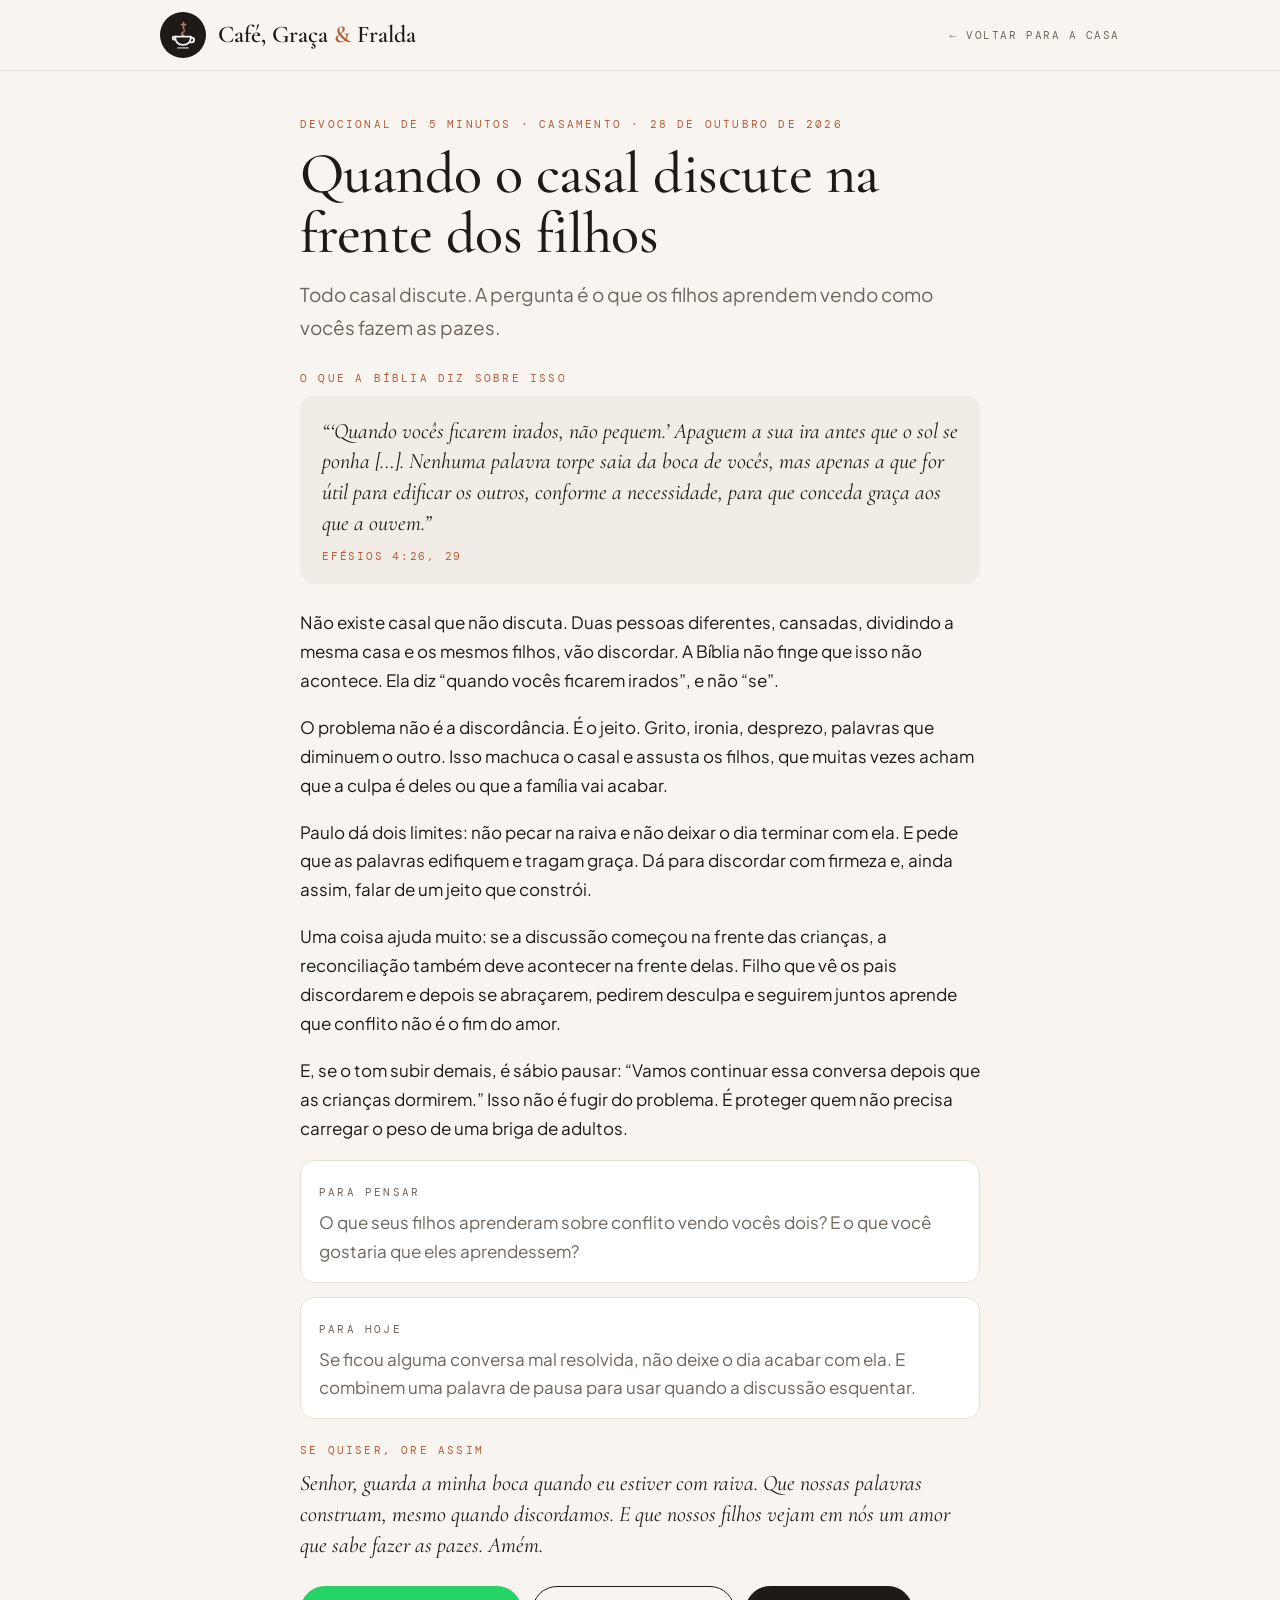
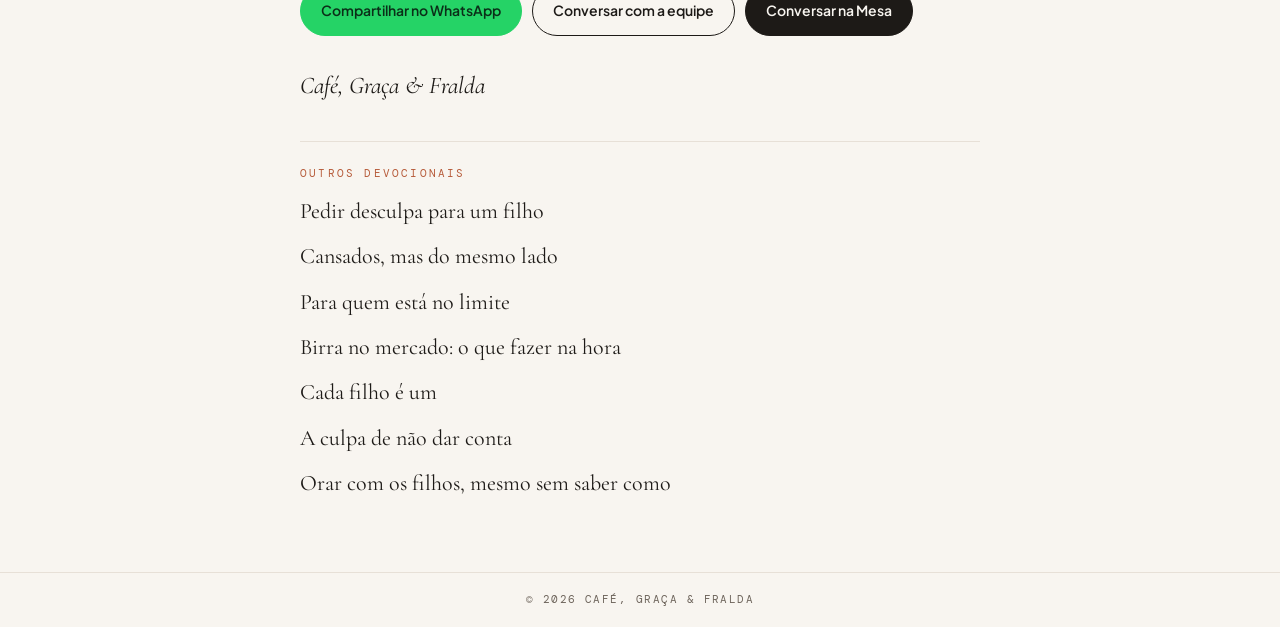
<file: devocional/quando-o-casal-discute-na-frente-dos-filhos/index.html>
<!doctype html>
<html lang="pt-BR">
<head>
<meta charset="utf-8">
<meta name="viewport" content="width=device-width,initial-scale=1">
<title>Quando o casal discute na frente dos filhos | Devocional de 5 minutos · Café, Graça &amp; Fralda</title>
<meta name="description" content="Todo casal discute. A pergunta é o que os filhos aprendem vendo como vocês fazem as pazes.">
<meta name="author" content="Café, Graça &amp; Fralda">
<meta name="robots" content="index,follow,max-image-preview:large">
<link rel="canonical" href="https://cafegracaefralda.com.br/devocional/quando-o-casal-discute-na-frente-dos-filhos/">
<link rel="icon" type="image/png" sizes="32x32" href="/icons/favicon-32.png">
<meta name="theme-color" content="#F8F5F0">
<meta property="og:type" content="article">
<meta property="og:locale" content="pt_BR">
<meta property="og:site_name" content="Café, Graça &amp; Fralda">
<meta property="og:title" content="Quando o casal discute na frente dos filhos">
<meta property="og:description" content="Todo casal discute. A pergunta é o que os filhos aprendem vendo como vocês fazem as pazes.">
<meta property="og:url" content="https://cafegracaefralda.com.br/devocional/quando-o-casal-discute-na-frente-dos-filhos/">
<meta property="og:image" content="https://cafegracaefralda.com.br/icons/og-image.jpg">
<meta property="article:published_time" content="2026-10-28">
<meta property="article:author" content="Café, Graça &amp; Fralda">
<meta name="twitter:card" content="summary_large_image">
<script type="application/ld+json">{"@context": "https://schema.org", "@type": "Article", "headline": "Quando o casal discute na frente dos filhos", "description": "Todo casal discute. A pergunta é o que os filhos aprendem vendo como vocês fazem as pazes.", "inLanguage": "pt-BR", "datePublished": "2026-10-28", "dateModified": "2026-10-28", "mainEntityOfPage": "https://cafegracaefralda.com.br/devocional/quando-o-casal-discute-na-frente-dos-filhos/", "image": "https://cafegracaefralda.com.br/icons/og-image.jpg", "articleSection": "Casamento", "author": {"@type": "Organization", "name": "Café, Graça & Fralda", "url": "https://cafegracaefralda.com.br/"}, "publisher": {"@type": "Organization", "name": "Café, Graça & Fralda", "url": "https://cafegracaefralda.com.br/", "logo": {"@type": "ImageObject", "url": "https://cafegracaefralda.com.br/icons/icon-512.png"}}}</script>
<script type="application/ld+json">{"@context": "https://schema.org", "@type": "BreadcrumbList", "itemListElement": [{"@type": "ListItem", "position": 1, "name": "Café, Graça & Fralda", "item": "https://cafegracaefralda.com.br/"}, {"@type": "ListItem", "position": 2, "name": "Devocional de 5 minutos", "item": "https://cafegracaefralda.com.br/#inicio"}, {"@type": "ListItem", "position": 3, "name": "Quando o casal discute na frente dos filhos", "item": "https://cafegracaefralda.com.br/devocional/quando-o-casal-discute-na-frente-dos-filhos/"}]}</script>
<link rel="preconnect" href="https://fonts.googleapis.com">
<link rel="preconnect" href="https://fonts.gstatic.com" crossorigin>
<link rel="stylesheet" href="https://fonts.googleapis.com/css2?family=Cormorant+Garamond:ital,wght@0,400;0,500;0,600;1,400;1,500&family=Plus+Jakarta+Sans:wght@400;500;600;700&family=DM+Mono:wght@400;500&display=swap">
<style>
:root{--bg:#F8F5F0;--surface:#fff;--sand:#F1ECE5;--ink:#1D1A17;--muted:#6E655C;--terra:#B65B3A;--line:#E7E0D7;--wa:#25D366;
--serif:"Cormorant Garamond","Iowan Old Style",Georgia,serif;--sans:"Plus Jakarta Sans","Segoe UI",system-ui,sans-serif;--mono:"DM Mono",ui-monospace,monospace}
*{box-sizing:border-box}body{margin:0;background:var(--bg);color:var(--ink);font-family:var(--sans);font-size:17px;line-height:1.7;-webkit-font-smoothing:antialiased}
a{color:inherit}.top{border-bottom:1px solid var(--line);background:var(--bg)}
.top .in{max-width:1000px;margin:0 auto;padding:12px 20px;display:flex;align-items:center;justify-content:space-between;gap:16px}
.logo{display:flex;align-items:center;gap:12px;text-decoration:none;font-family:var(--serif);font-size:24px;font-weight:600}
.mark{width:46px;height:46px;border-radius:50%;background:var(--ink);color:var(--bg);display:grid;place-items:center}.mark svg{width:31px;height:31px}
.back{font-family:var(--mono);font-size:11px;letter-spacing:.14em;text-transform:uppercase;text-decoration:none;color:var(--muted)}
main{max-width:720px;margin:0 auto;padding:44px 20px 70px}
.label{font-family:var(--mono);font-size:11px;letter-spacing:.2em;text-transform:uppercase;color:var(--terra);margin:0}
h1{font-family:var(--serif);font-weight:500;font-size:clamp(38px,6vw,58px);line-height:1.04;margin:10px 0 14px;letter-spacing:-.01em}
.lede{font-size:19px;color:var(--muted);margin:0 0 26px}
.verse{background:var(--sand);border-radius:14px;padding:20px 22px;margin:8px 0 24px;font-family:var(--serif);font-style:italic;font-size:22px;line-height:1.4}
.verse cite{display:block;margin-top:10px;font-family:var(--mono);font-style:normal;font-size:11px;letter-spacing:.16em;text-transform:uppercase;color:var(--terra)}
article p{margin:0 0 18px}.box{border:1px solid var(--line);background:var(--surface);border-radius:14px;padding:16px 18px;margin:0 0 14px}.box p{margin:6px 0 0;color:var(--muted)}
.pray{font-family:var(--serif);font-style:italic;font-size:22px;line-height:1.4;margin:8px 0 26px}
.actions{display:flex;flex-wrap:wrap;gap:10px;margin:8px 0 30px}
.btn{display:inline-flex;align-items:center;font-weight:600;font-size:14px;text-decoration:none;padding:12px 20px;border-radius:999px;border:1px solid var(--ink)}
.btn.wa{background:var(--wa);border-color:var(--wa);color:#0B2E18}.btn.dark{background:var(--ink);color:var(--bg)}
.sig{font-family:var(--serif);font-style:italic;font-size:24px}
.more{border-top:1px solid var(--line);margin-top:34px;padding-top:22px}.more ul{list-style:none;margin:10px 0 0;padding:0;display:grid;gap:8px}
.more a{text-decoration:none;font-family:var(--serif);font-size:22px}.more a:hover{color:var(--terra)}
footer{border-top:1px solid var(--line);padding:18px 20px;text-align:center;font-family:var(--mono);font-size:10.5px;letter-spacing:.14em;text-transform:uppercase;color:var(--muted)}
</style>
</head>
<body>
<svg width="0" height="0" style="position:absolute" aria-hidden="true"><symbol id="logo" viewBox="-.5 -.4 25 23.4"><defs><linearGradient id="g11" x1="0" y1="1" x2="0" y2="0"><stop offset="0" stop-color="#E2A07C"/><stop offset="1" stop-color="#E2A07C" stop-opacity=".3"/></linearGradient></defs>
<g fill="none" stroke-linecap="round" stroke-linejoin="round"><path d="M12 11.4c-1.7-.9-1.6-2.1-.1-3 1.2-.8 1.3-1.8.1-2.8" stroke="url(#g11)" stroke-width="1.4249999999999998"/>
<path d="M12 5.4V.9M10.4 2.5h3.2" stroke="#E2A07C" stroke-opacity=".75" stroke-width="1.275"/>
<g stroke="currentColor" stroke-width="1.5"><path d="M5.2 12.2h12.8c0 3.9-2.3 6.7-6.4 6.7s-6.4-2.8-6.4-6.7Z"/><path d="M5.2 12.2H4.2a.8.8 0 0 0-.8.8v.8a.8.8 0 0 0 .8.8h1.2"/><path d="M18 13h.6a1.9 1.9 0 0 1 0 3.8h-1.4"/><path d="M7.6 21.3h8" opacity=".55"/></g></g></symbol>
</svg>
<header class="top"><div class="in">
  <a class="logo" href="/" aria-label="Café, Graça &amp; Fralda, início"><span class="mark"><svg><use href="#logo"/></svg></span><span>Café, Graça <span style="color:var(--terra)">&amp;</span> Fralda</span></a>
  <a class="back" href="/#inicio">← Voltar para A Casa</a>
</div></header>
<main>
<article>
  <p class="label">Devocional de 5 minutos · Casamento · <time datetime="2026-10-28">28 de outubro de 2026</time></p>
  <h1>Quando o casal discute na frente dos filhos</h1>
  <p class="lede">Todo casal discute. A pergunta é o que os filhos aprendem vendo como vocês fazem as pazes.</p>
  <p class="label">O que a Bíblia diz sobre isso</p>
  <blockquote class="verse">“‘Quando vocês ficarem irados, não pequem.’ Apaguem a sua ira antes que o sol se ponha […]. Nenhuma palavra torpe saia da boca de vocês, mas apenas a que for útil para edificar os outros, conforme a necessidade, para que conceda graça aos que a ouvem.”<cite>Efésios 4:26, 29</cite></blockquote>
  <p>Não existe casal que não discuta. Duas pessoas diferentes, cansadas, dividindo a mesma casa e os mesmos filhos, vão discordar. A Bíblia não finge que isso não acontece. Ela diz “quando vocês ficarem irados”, e não “se”.</p>
<p>O problema não é a discordância. É o jeito. Grito, ironia, desprezo, palavras que diminuem o outro. Isso machuca o casal e assusta os filhos, que muitas vezes acham que a culpa é deles ou que a família vai acabar.</p>
<p>Paulo dá dois limites: não pecar na raiva e não deixar o dia terminar com ela. E pede que as palavras edifiquem e tragam graça. Dá para discordar com firmeza e, ainda assim, falar de um jeito que constrói.</p>
<p>Uma coisa ajuda muito: se a discussão começou na frente das crianças, a reconciliação também deve acontecer na frente delas. Filho que vê os pais discordarem e depois se abraçarem, pedirem desculpa e seguirem juntos aprende que conflito não é o fim do amor.</p>
<p>E, se o tom subir demais, é sábio pausar: “Vamos continuar essa conversa depois que as crianças dormirem.” Isso não é fugir do problema. É proteger quem não precisa carregar o peso de uma briga de adultos.</p>
  <div class="box"><p class="label">Para pensar</p><p>O que seus filhos aprenderam sobre conflito vendo vocês dois? E o que você gostaria que eles aprendessem?</p></div>
  <div class="box"><p class="label">Para hoje</p><p>Se ficou alguma conversa mal resolvida, não deixe o dia acabar com ela. E combinem uma palavra de pausa para usar quando a discussão esquentar.</p></div>
  <p class="label" style="margin-top:22px">Se quiser, ore assim</p>
  <p class="pray">Senhor, guarda a minha boca quando eu estiver com raiva. Que nossas palavras construam, mesmo quando discordamos. E que nossos filhos vejam em nós um amor que sabe fazer as pazes. Amém.</p>
  <div class="actions">
    <a class="btn wa" href="https://wa.me/?text=%E2%98%95%20%2AQuando%20o%20casal%20discute%20na%20frente%20dos%20filhos%2A%0A_Devocional%20de%205%20minutos%20%C2%B7%20Caf%C3%A9%2C%20Gra%C3%A7a%20%26%20Fralda_%0A%0A%E2%80%9C%E2%80%98Quando%20voc%C3%AAs%20ficarem%20irados%2C%20n%C3%A3o%20pequem.%E2%80%99%20Apaguem%20a%20sua%20ira%20antes%20que%20o%20sol%20se%20ponha%20%5B%E2%80%A6%5D.%20Nenhuma%20palavra%20torpe%20saia%20da%20boca%20de%20voc%C3%AAs%2C%20mas%20apenas%20a%20que%20for%20%C3%BAtil%20para%20edificar%20os%20outros%2C%20conforme%20a%20necessidade%2C%20para%20que%20conceda%20gra%C3%A7a%20aos%20que%20a%20ouvem.%E2%80%9D%0A%E2%80%94%20Ef%C3%A9sios%204%3A26%2C%2029%0A%0ALeia%20completo%2C%20com%20ora%C3%A7%C3%A3o%3A%20https%3A//cafegracaefralda.com.br/devocional/quando-o-casal-discute-na-frente-dos-filhos/" rel="noopener">Compartilhar no WhatsApp</a>
    <a class="btn" href="https://wa.me/5581992702353?text=Oi%21%20Li%20o%20devocional%20%22Quando%20o%20casal%20discute%20na%20frente%20dos%20filhos%22%20e%20queria%20conversar%3A%20" rel="noopener">Conversar com a equipe</a>
    <a class="btn dark" href="/#mesa">Conversar na Mesa</a>
  </div>
  <p class="sig">Café, Graça &amp; Fralda</p>
</article>
<aside class="more"><p class="label">Outros devocionais</p><ul>
<li><a href="/devocional/pedir-desculpa-para-um-filho/">Pedir desculpa para um filho</a></li>
<li><a href="/devocional/cansados-mas-do-mesmo-lado/">Cansados, mas do mesmo lado</a></li>
<li><a href="/devocional/para-quem-esta-no-limite/">Para quem está no limite</a></li>
<li><a href="/devocional/birra-no-mercado-o-que-fazer-na-hora/">Birra no mercado: o que fazer na hora</a></li>
<li><a href="/devocional/cada-filho-e-um/">Cada filho é um</a></li>
<li><a href="/devocional/a-culpa-de-nao-dar-conta/">A culpa de não dar conta</a></li>
<li><a href="/devocional/orar-com-os-filhos-mesmo-sem-saber-como/">Orar com os filhos, mesmo sem saber como</a></li>
</ul></aside>
</main>
<footer>© 2026 Café, Graça &amp; Fralda</footer>
</body>
</html>
</file>
